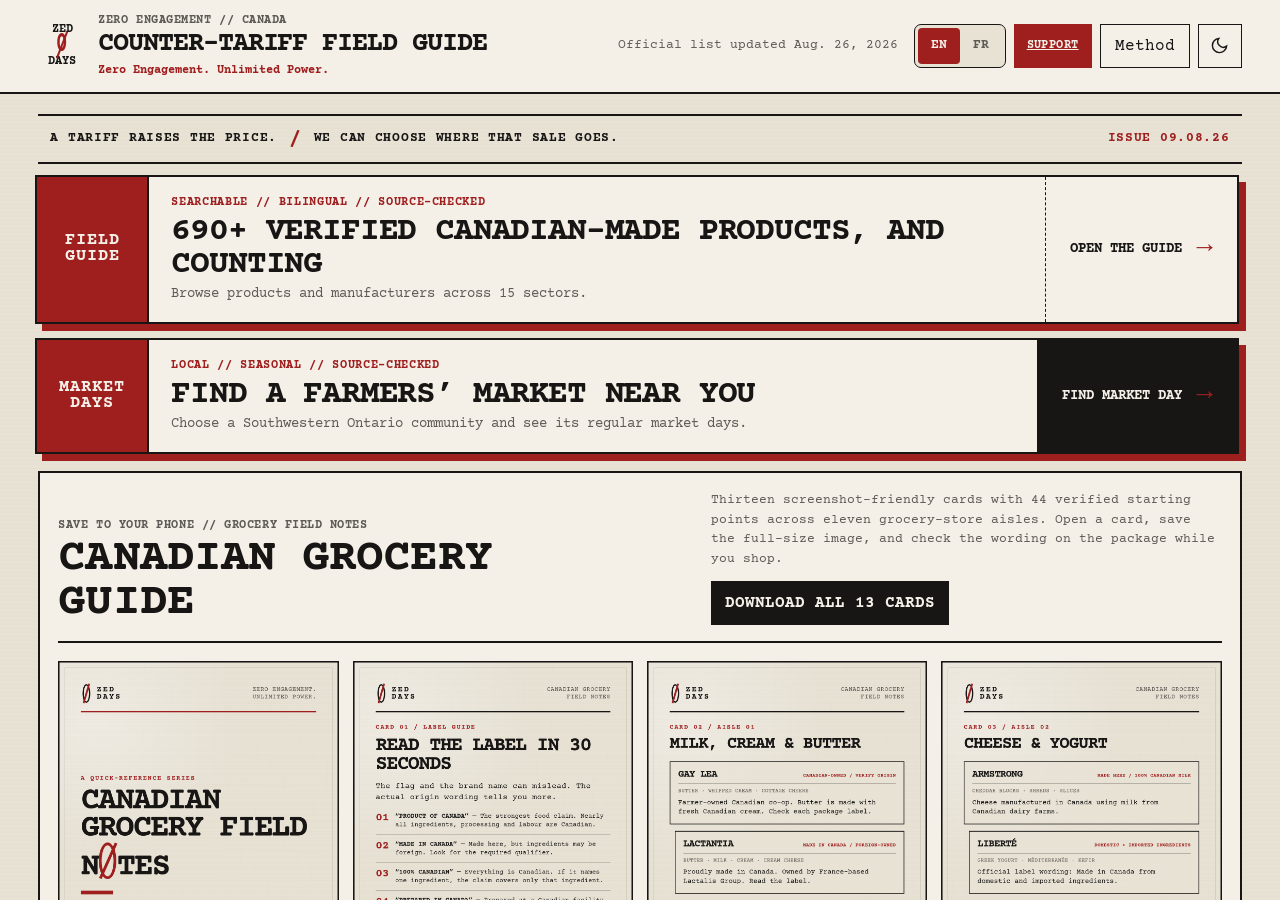
<file: index.html>
<!doctype html>
<html lang="en" data-language="en">
  <head>
    <meta charset="UTF-8" />
    <meta name="viewport" content="width=device-width, initial-scale=1.0" />
    <link rel="icon" type="image/png" href="./assets/zed-days-icon.png" />
    <title>ZED DAYS Counter-Tariff Field Guide | September 8, 2026</title>
    <meta
      name="description"
      content="Search Canadian counter-tariffs, compare affected U.S.-origin goods, and use the Canadian Grocery Guide while shopping."
    />
    <link rel="preconnect" href="https://fonts.googleapis.com" />
    <link rel="preconnect" href="https://fonts.gstatic.com" crossorigin />
    <link
      href="https://fonts.googleapis.com/css2?family=Courier+Prime:ital,wght@0,400;0,700;1,400;1,700&display=swap"
      rel="stylesheet"
    />
    <link rel="stylesheet" href="./styles.css?v=20260831-1" />
    <!-- Cloudflare Web Analytics --><script type="module" src="https://static.cloudflareinsights.com/beacon.min.js" data-cf-beacon='{"token": "17b948b611b942988b8ea3a4a204a584"}'></script><!-- End Cloudflare Web Analytics -->
  </head>
  <body>
    <a class="skip-link" href="#main">Skip to results</a>
    <div class="app-shell">
      <header class="topbar">
        <div class="brand">
          <div class="zed-mark" aria-label="ZED zero DAYS">
            <span>ZED</span>
            <span class="zero">0<i></i></span>
            <span>DAYS</span>
          </div>
          <div>
            <span class="eyebrow">Zero engagement // Canada</span>
            <h1>Counter-tariff field guide</h1>
            <p class="tagline">Zero Engagement. Unlimited Power.</p>
          </div>
        </div>
        <div class="top-actions">
          <span class="as-of">Official list updated Aug. 26, 2026</span>
          <div class="guide-language-toggle" role="group" aria-label="Language / Langue">
            <button id="languageEnglish" type="button" aria-pressed="true">EN</button>
            <button id="languageFrench" type="button" aria-pressed="false">FR</button>
          </div>
          <a
            class="icon-button top-support-button"
            href="https://fnd.us/thezeddays/pay"
            target="_blank"
            rel="noreferrer"
          >Support</a>
          <button id="methodButton" class="icon-button text-button" type="button" data-testid="button-method">
            Method
          </button>
          <button id="themeButton" class="icon-button" type="button" aria-label="Switch colour theme" data-testid="button-theme">
            <svg viewBox="0 0 24 24" aria-hidden="true">
              <path d="M21 12.8A9 9 0 1 1 11.2 3 7 7 0 0 0 21 12.8Z" />
            </svg>
          </button>
        </div>
      </header>

      <main id="main" class="main">
        <section class="manifesto-strip" aria-label="Campaign statement">
          <span>A TARIFF RAISES THE PRICE.</span>
          <span class="slash">/</span>
          <span>WE CAN CHOOSE WHERE THAT SALE GOES.</span>
          <span class="issue">ISSUE 09.08.26</span>
        </section>

        <a class="field-guide-callout" href="./field-guide.html" aria-label="Open the searchable Canadian-made Field Guide">
          <span class="field-guide-callout-index">FIELD<br />GUIDE</span>
          <span class="field-guide-callout-copy">
            <small>SEARCHABLE // BILINGUAL // SOURCE-CHECKED</small>
            <strong>690+ VERIFIED CANADIAN-MADE PRODUCTS, AND COUNTING</strong>
            <span>Browse products and manufacturers across 15 sectors.</span>
          </span>
          <span class="field-guide-callout-action">OPEN THE GUIDE <b>→</b></span>
        </a>

        <a class="field-guide-callout market-finder-callout" href="./markets.html" aria-label="Find farmers’ markets across Southwestern Ontario">
          <span class="field-guide-callout-index">MARKET<br />DAYS</span>
          <span class="field-guide-callout-copy">
            <small>LOCAL // SEASONAL // SOURCE-CHECKED</small>
            <strong>FIND A FARMERS’ MARKET NEAR YOU</strong>
            <span>Choose a Southwestern Ontario community and see its regular market days.</span>
          </span>
          <span class="field-guide-callout-action">FIND MARKET DAY <b>→</b></span>
        </a>

        <section id="grocery-guide" class="grocery-guide-section" aria-labelledby="groceryGuideTitle">
          <div class="grocery-guide-heading">
            <div>
              <span class="eyebrow">Save to your phone // grocery field notes</span>
              <h2 id="groceryGuideTitle">Canadian Grocery Guide</h2>
            </div>
            <div class="grocery-guide-intro">
              <p>
                  Thirteen screenshot-friendly cards with 44 verified starting points across eleven grocery-store
                aisles. Open a card, save the full-size image, and check the wording on the package while you shop.
              </p>
              <a
                class="guide-download-all"
                href="./assets/grocery-guide/zed-days-canadian-grocery-guide.zip?v=20260829-2"
                download
                data-testid="link-download-grocery-guide"
              >Download all 13 cards</a>
              <span class="grocery-swipe-hint" aria-hidden="true">Swipe cards →</span>
            </div>
          </div>
          <div class="grocery-card-rail" aria-label="Canadian Grocery Guide cards">
            <figure class="grocery-card">
              <a href="./assets/grocery-guide/zed-days-grocery-00-cover.png" target="_blank" rel="noreferrer">
                <img src="./assets/grocery-guide/zed-days-grocery-00-cover.png?v=20260829-2" alt="Cover of the ZED DAYS Canadian Grocery Field Notes" loading="lazy" width="1080" height="1920" />
              </a>
              <figcaption><span>00</span><strong>Field guide cover</strong><a href="./assets/grocery-guide/zed-days-grocery-00-cover.png" download>Save PNG</a></figcaption>
            </figure>
            <figure class="grocery-card">
              <a href="./assets/grocery-guide/zed-days-grocery-01-label-guide.png" target="_blank" rel="noreferrer">
                <img src="./assets/grocery-guide/zed-days-grocery-01-label-guide.png?v=20260829-2" alt="How to read Canadian origin labels in 30 seconds" loading="lazy" width="1080" height="1920" />
              </a>
              <figcaption><span>01</span><strong>Read the label</strong><a href="./assets/grocery-guide/zed-days-grocery-01-label-guide.png" download>Save PNG</a></figcaption>
            </figure>
            <figure class="grocery-card">
              <a href="./assets/grocery-guide/zed-days-grocery-02-milk-cream-butter.png" target="_blank" rel="noreferrer">
                <img src="./assets/grocery-guide/zed-days-grocery-02-milk-cream-butter.png?v=20260829-2" alt="Canadian grocery starting points for milk, cream and butter" loading="lazy" width="1080" height="1920" />
              </a>
              <figcaption><span>02</span><strong>Milk, cream &amp; butter</strong><a href="./assets/grocery-guide/zed-days-grocery-02-milk-cream-butter.png" download>Save PNG</a></figcaption>
            </figure>
            <figure class="grocery-card">
              <a href="./assets/grocery-guide/zed-days-grocery-03-cheese-yogurt.png" target="_blank" rel="noreferrer">
                <img src="./assets/grocery-guide/zed-days-grocery-03-cheese-yogurt.png?v=20260829-2" alt="Canadian grocery starting points for cheese and yogurt" loading="lazy" width="1080" height="1920" />
              </a>
              <figcaption><span>03</span><strong>Cheese &amp; yogurt</strong><a href="./assets/grocery-guide/zed-days-grocery-03-cheese-yogurt.png" download>Save PNG</a></figcaption>
            </figure>
            <figure class="grocery-card">
              <a href="./assets/grocery-guide/zed-days-grocery-04-bread-cereal-grains.png" target="_blank" rel="noreferrer">
                <img src="./assets/grocery-guide/zed-days-grocery-04-bread-cereal-grains.png?v=20260829-2" alt="Canadian grocery starting points for bread, cereal and grains" loading="lazy" width="1080" height="1920" />
              </a>
              <figcaption><span>04</span><strong>Bread, cereal &amp; grains</strong><a href="./assets/grocery-guide/zed-days-grocery-04-bread-cereal-grains.png" download>Save PNG</a></figcaption>
            </figure>
            <figure class="grocery-card">
              <a href="./assets/grocery-guide/zed-days-grocery-05-eggs-breakfast.png" target="_blank" rel="noreferrer">
                <img src="./assets/grocery-guide/zed-days-grocery-05-eggs-breakfast.png?v=20260829-2" alt="Canadian grocery starting points for eggs and breakfast foods" loading="lazy" width="1080" height="1920" />
              </a>
              <figcaption><span>05</span><strong>Eggs &amp; breakfast</strong><a href="./assets/grocery-guide/zed-days-grocery-05-eggs-breakfast.png" download>Save PNG</a></figcaption>
            </figure>
            <figure class="grocery-card">
              <a href="./assets/grocery-guide/zed-days-grocery-06-meat-seafood.png" target="_blank" rel="noreferrer">
                <img src="./assets/grocery-guide/zed-days-grocery-06-meat-seafood.png?v=20260829-2" alt="Canadian grocery starting points for meat and seafood" loading="lazy" width="1080" height="1920" />
              </a>
              <figcaption><span>06</span><strong>Meat &amp; seafood</strong><a href="./assets/grocery-guide/zed-days-grocery-06-meat-seafood.png" download>Save PNG</a></figcaption>
            </figure>
            <figure class="grocery-card">
              <a href="./assets/grocery-guide/zed-days-grocery-07-frozen-canned.png" target="_blank" rel="noreferrer">
                <img src="./assets/grocery-guide/zed-days-grocery-07-frozen-canned.png?v=20260829-2" alt="Canadian grocery starting points for frozen and canned food" loading="lazy" width="1080" height="1920" />
              </a>
              <figcaption><span>07</span><strong>Frozen &amp; canned</strong><a href="./assets/grocery-guide/zed-days-grocery-07-frozen-canned.png" download>Save PNG</a></figcaption>
            </figure>
            <figure class="grocery-card">
              <a href="./assets/grocery-guide/zed-days-grocery-08-snacks-sweets.png" target="_blank" rel="noreferrer">
                <img src="./assets/grocery-guide/zed-days-grocery-08-snacks-sweets.png?v=20260829-2" alt="Canadian grocery starting points for snacks and sweets" loading="lazy" width="1080" height="1920" />
              </a>
              <figcaption><span>08</span><strong>Snacks &amp; sweets</strong><a href="./assets/grocery-guide/zed-days-grocery-08-snacks-sweets.png" download>Save PNG</a></figcaption>
            </figure>
            <figure class="grocery-card">
              <a href="./assets/grocery-guide/zed-days-grocery-09-beverages.png" target="_blank" rel="noreferrer">
                <img src="./assets/grocery-guide/zed-days-grocery-09-beverages.png?v=20260829-2" alt="Canadian grocery starting points for beverages" loading="lazy" width="1080" height="1920" />
              </a>
              <figcaption><span>09</span><strong>Beverages</strong><a href="./assets/grocery-guide/zed-days-grocery-09-beverages.png" download>Save PNG</a></figcaption>
            </figure>
            <figure class="grocery-card">
              <a href="./assets/grocery-guide/zed-days-grocery-10-paper-cleaning.png" target="_blank" rel="noreferrer">
                <img src="./assets/grocery-guide/zed-days-grocery-10-paper-cleaning.png?v=20260829-2" alt="Canadian grocery starting points for paper and cleaning products" loading="lazy" width="1080" height="1920" />
              </a>
              <figcaption><span>10</span><strong>Paper &amp; cleaning</strong><a href="./assets/grocery-guide/zed-days-grocery-10-paper-cleaning.png" download>Save PNG</a></figcaption>
            </figure>
              <figure class="grocery-card">
                <a href="./assets/grocery-guide/zed-days-grocery-11-personal-care.png" target="_blank" rel="noreferrer">
                  <img src="./assets/grocery-guide/zed-days-grocery-11-personal-care.png?v=20260829-2" alt="Canadian grocery starting points for personal care products" loading="lazy" width="1080" height="1920" />
                </a>
                <figcaption><span>11</span><strong>Personal care</strong><a href="./assets/grocery-guide/zed-days-grocery-11-personal-care.png" download>Save PNG</a></figcaption>
              </figure>
              <figure class="grocery-card">
                <a href="./assets/grocery-guide/zed-days-grocery-12-fresh-produce.png" target="_blank" rel="noreferrer">
                  <img src="./assets/grocery-guide/zed-days-grocery-12-fresh-produce.png?v=20260829-2" alt="Canadian grocery quick picks for fresh produce" loading="lazy" width="1080" height="1920" />
                </a>
                <figcaption><span>12</span><strong>Fresh produce</strong><a href="./assets/grocery-guide/zed-days-grocery-12-fresh-produce.png" download>Save PNG</a></figcaption>
              </figure>
          </div>
          <div class="grocery-guide-disclosure">
            <strong>Use these as starting points, not guarantees.</strong>
            Origin claims were checked through Aug. 29, 2026 using official company and Government of Canada pages.
            Products and sourcing change. Canadian-owned does not necessarily mean Canadian-made, and a Canadian
            address or maple leaf alone does not prove origin. Always confirm the wording on the specific package.
          </div>
        </section>

        <section class="impact-explainer" aria-labelledby="impactTitle">
          <div class="impact-intro">
            <span class="eyebrow">How personal avoidance adds pressure</span>
            <h2 id="impactTitle">A single choice may feel small. Together, our choices can shift demand.</h2>
            <p>
              ZED DAYS helps Canadians understand the tariffs and choose where their spending goes.
              When many people make similar choices, reduced demand can add economic pressure for a
              change in trade policy. That pressure may influence businesses and governments, but no
              individual purchase guarantees a policy result.
            </p>
          </div>

          <ol class="pressure-chain">
            <li>
              <span class="chain-number">01</span>
              <strong>Start with one everyday choice.</strong>
              <p>Choose something Canadian, look for another country of origin, buy used, repair, or simply wait.</p>
            </li>
            <li>
              <span class="chain-number">02</span>
              <strong>That choice changes what gets sold.</strong>
              <p>When the same products keep getting passed over, retailers and importers may begin ordering less of them.</p>
            </li>
            <li>
              <span class="chain-number">03</span>
              <strong>Small choices begin to add up.</strong>
              <p>Across many households, fewer purchases can become a noticeable shift in orders, inventory and sales.</p>
            </li>
            <li>
              <span class="chain-number">04</span>
              <strong>The pressure becomes visible.</strong>
              <p>If orders and sales fall, affected suppliers may choose to raise the issue with governments. A policy response is possible, not guaranteed.</p>
            </li>
          </ol>

          <div class="worked-example">
            <div class="example-label">
              <span>Illustrative example</span>
              <strong>One C$6 U.S.-origin milk product each week</strong>
            </div>
            <div class="example-math milk-example" aria-label="Illustrative annual demand shift when households replace one six-dollar U.S.-origin milk product each week">
              <div>
                <span>1 household</span>
                <strong>C$312</strong>
                <small>redirected per year</small>
              </div>
              <span class="math-arrow">→</span>
              <div>
                <span>10,000 households</span>
                <strong>C$3.12M</strong>
                <small>redirected per year</small>
              </div>
              <span class="math-arrow">→</span>
              <div>
                <span>100,000 households</span>
                <strong>C$31.2M</strong>
                <small>redirected per year</small>
              </div>
              <span class="math-arrow">→</span>
              <div class="critical-mass">
                <span>1 million households</span>
                <strong>C$312M</strong>
                <small>potential annual demand shift</small>
              </div>
            </div>
            <p class="example-note">
              Simple multiplication for illustration, not a forecast. It assumes each household redirects
              one C$6 U.S.-origin milk product purchase each week for 52 weeks. Totals show potential retail
              spending shifted, not tariff revenue or measured imports. Check the product’s country of origin,
              not only its brand.
            </p>
          </div>
        </section>

        <section class="status-strip" aria-label="Measure summary">
          <article class="kpi">
            <span class="kpi-label">Official tariff lines</span>
            <strong id="totalLines" data-testid="value-total-lines">648</strong>
            <span class="kpi-note">Current consolidated schedule</span>
          </article>
          <article class="kpi alert-kpi">
            <span class="kpi-label">At 50%</span>
            <strong id="fiftyLines" data-testid="value-fifty-lines">413</strong>
            <span class="kpi-note">Highest retaliatory rate</span>
          </article>
          <article class="kpi">
            <span class="kpi-label">Covered imports</span>
            <strong>C$27.6B</strong>
            <span class="kpi-note">Official aggregate, not line-level</span>
          </article>
          <article class="kpi">
            <span class="kpi-label">Effective</span>
            <strong>Sep. 8</strong>
            <span class="kpi-note">12:01 a.m. EDT, 2026</span>
          </article>
        </section>

        <section class="notice" aria-label="Coverage note">
          <strong>FIELD NOTE 01:</strong>
          The current official schedule contains <span id="noticeCount">648</span> tariff items, not 700+.
          This explorer follows the published table exactly and will not pad the list with expired measures.
        </section>

        <a class="field-guide-callout tariff-search-callout" href="./tariff-search.html" aria-label="Open the Official Tariff HS Search">
          <span class="field-guide-callout-index">HS<br />SEARCH</span>
          <span class="field-guide-callout-copy">
            <small>739 TARIFF LINES // FILTER BY RATE &amp; SECTOR // EXPORT CSV</small>
            <strong>OFFICIAL TARIFF HS SEARCH</strong>
            <span>Look up any HS code or product, compare sectors, and see the September 8 counter-tariff rate.</span>
          </span>
          <span class="field-guide-callout-action">OPEN THE SEARCH <b>→</b></span>
        </a>

        <section class="support-section" aria-labelledby="supportTitle">
          <div>
            <span class="eyebrow">Keep the resource independent</span>
            <h2 id="supportTitle">Support ZED DAYS</h2>
          </div>
          <div class="support-copy">
            <p>
              ZED DAYS is an independently run Canadian public resource, researched, designed and maintained
              without paid listings or corporate influence.
            </p>
            <p>
              Optional contributions help cover hosting, source verification, translation, regular updates,
              and the development of free printable and physical field resources. When funding permits,
              printed materials will be distributed to communities at no charge.
            </p>
            <p>
              Contributions never influence which products or companies appear in the guide. Digital
              resources will remain free for everyone.
            </p>
            <div class="support-action">
              <a
                class="fr-widget support-contribution-button"
                data-type="pay"
                href="https://fnd.us/thezeddays/pay"
                target="_blank"
                rel="noreferrer"
              >Contribute via FundRazr</a>
              <span>Secure contribution processing by FundRazr.</span>
            </div>
            <small>
              ZED DAYS is not currently a registered charity. Contributions are not eligible for charitable
              tax receipts.
            </small>
          </div>
        </section>

        <footer>
          <span>Source: Department of Finance Canada</span>
          <a href="mailto:thezeddays@gmail.com">Contact ZED DAYS</a>
          <a href="./privacy.html">Privacy statement</a>
          <a href="https://www.canada.ca/en/department-finance/programs/international-trade-finance-policy/canadas-response-us-tariffs/complete-list-us-products-subject-to-counter-tariffs.html" target="_blank" rel="noreferrer">Open official schedule</a>
        </footer>
      </main>
    </div>

    <dialog id="methodDialog" class="method-dialog">
      <form method="dialog">
        <button class="dialog-close" aria-label="Close method" value="cancel">×</button>
      </form>
      <span class="eyebrow">Method & limits</span>
      <h2>What this dashboard measures</h2>
      <ul>
        <li>Rows are parsed from the Government of Canada consolidated schedule updated August 26, 2026.</li>
        <li>Sector labels are analytical groupings based primarily on HS chapter, with product-term rules for appliances and farm equipment.</li>
        <li>The government reports C$27.6B in covered U.S. imports for the measure as a whole. It does not publish a value beside each tariff item in this schedule.</li>
        <li>“Trade impact” therefore remains “aggregate only” at item level. Sector bars compare tariff-line breadth, not dollars.</li>
        <li>The 739-line total is authoritative for the current September 8 table. Historical or expired countermeasures are excluded.</li>
        <li>The Top 10 is an editorial action list. It prioritizes consumer-facing products using rate, visibility, substitutability and covered-line breadth. It is not presented as a dollar ranking.</li>
      </ul>
      <a class="source-link" href="https://www.canada.ca/en/department-finance/news/2026/08/canada-announces-targeted-countermeasures-and-substantive-support-for-workers-and-businesses-in-response-to-us-tariffs.html" target="_blank" rel="noreferrer">Read the official announcement</a>
    </dialog>

    <script type="module" src="./app.js?v=20260830-2"></script>
    <script async src="https://static.fundrazr.com/widgets/loader.js"></script>
  </body>
</html>
</file>
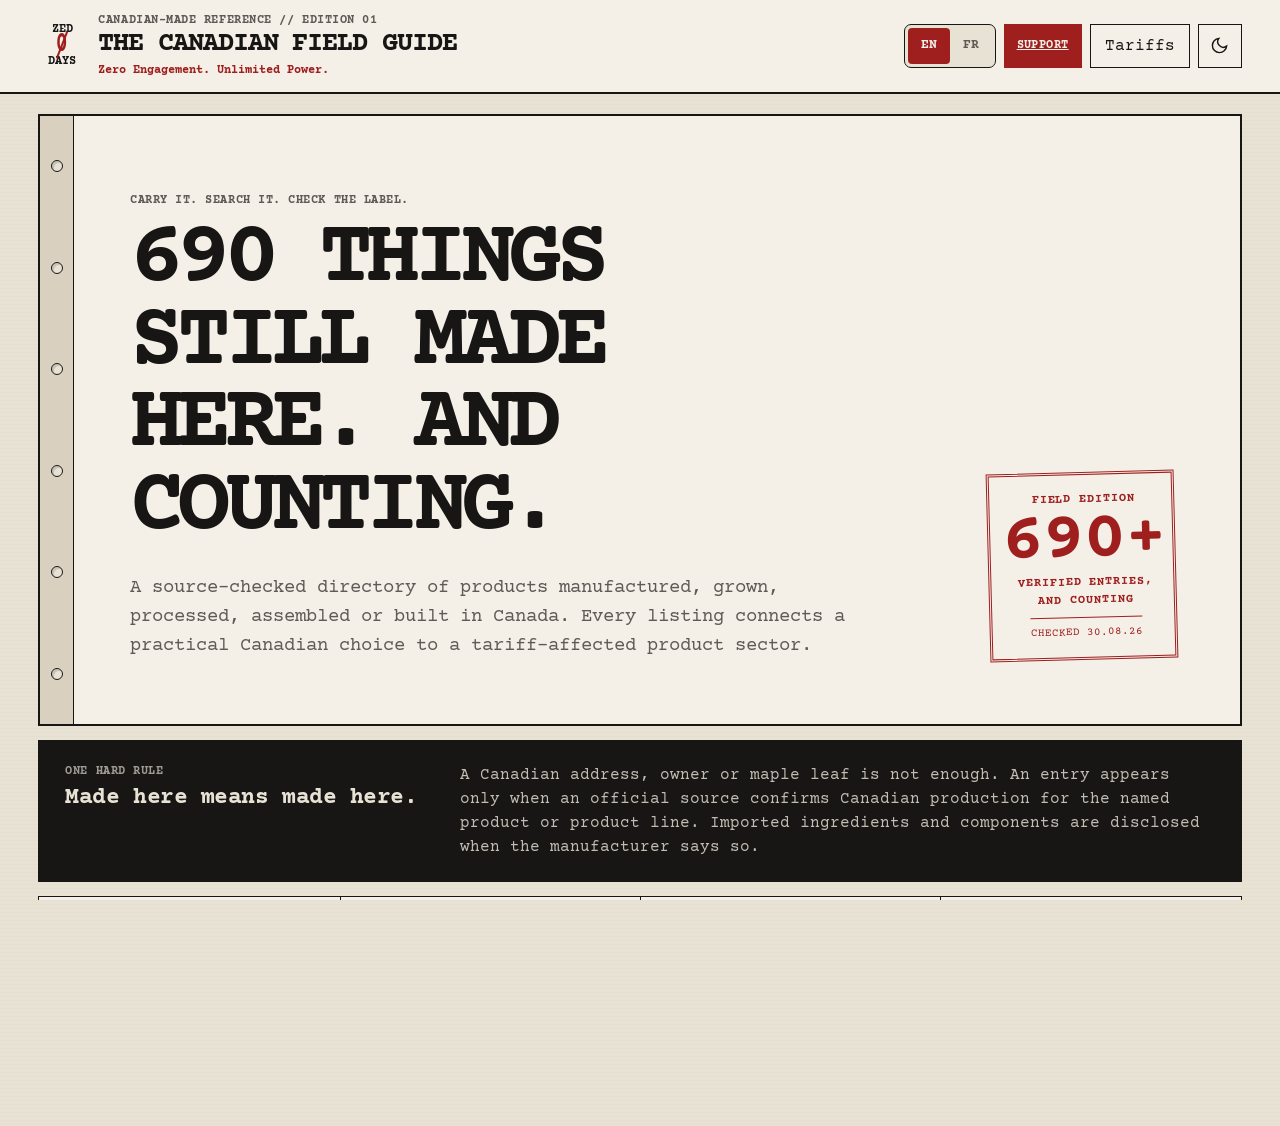
<file: field-guide.html>
<!doctype html>
<html lang="en" data-language="en">
  <head>
    <meta charset="UTF-8" />
    <meta name="viewport" content="width=device-width, initial-scale=1.0" />
    <link rel="icon" type="image/png" href="./assets/zed-days-icon.png" />
    <title>Canadian-Made Field Guide | ZED DAYS</title>
    <meta
      name="description"
      content="Search 690+ source-verified products made in Canada across tariff-affected sectors, and counting."
    />
    <link rel="preconnect" href="https://fonts.googleapis.com" />
    <link rel="preconnect" href="https://fonts.gstatic.com" crossorigin />
    <link
      href="https://fonts.googleapis.com/css2?family=Courier+Prime:ital,wght@0,400;0,700;1,400;1,700&display=swap"
      rel="stylesheet"
    />
    <link rel="stylesheet" href="./styles.css?v=20260831-1" />
    <!-- Cloudflare Web Analytics --><script type="module" src="https://static.cloudflareinsights.com/beacon.min.js" data-cf-beacon='{"token": "17b948b611b942988b8ea3a4a204a584"}'></script><!-- End Cloudflare Web Analytics -->
  </head>
  <body class="field-guide-page">
    <a class="skip-link" href="#guideResults" data-i18n="skip">Skip to field-guide entries</a>
    <div class="app-shell">
      <header class="topbar field-guide-topbar">
        <a class="brand brand-link" href="./index.html" aria-label="ZED DAYS tariff guide home">
          <div class="zed-mark" aria-hidden="true">
            <span>ZED</span>
            <span class="zero">0<i></i></span>
            <span>DAYS</span>
          </div>
          <div>
            <span class="eyebrow" data-i18n="mastheadKicker">Canadian-made reference // edition 01</span>
            <h1 data-i18n="mastheadTitle">The Canadian field guide</h1>
            <p class="tagline">Zero Engagement. Unlimited Power.</p>
          </div>
        </a>
        <div class="top-actions">
          <div class="guide-language-toggle" role="group" aria-label="Language / Langue">
            <button id="guideLanguageEnglish" type="button" aria-pressed="true">EN</button>
            <button id="guideLanguageFrench" type="button" aria-pressed="false">FR</button>
          </div>
          <a
            class="icon-button top-support-button"
            href="https://fnd.us/thezeddays/pay"
            target="_blank"
            rel="noreferrer"
            data-i18n="supportNav"
          >Support</a>
          <a class="icon-button text-button guide-home-link" href="./index.html" data-i18n="tariffsLink">Tariffs</a>
          <button
            id="guideThemeButton"
            class="icon-button"
            type="button"
            aria-label="Switch colour theme"
            data-testid="button-guide-theme"
          >
            <svg viewBox="0 0 24 24" aria-hidden="true">
              <path d="M21 12.8A9 9 0 1 1 11.2 3 7 7 0 0 0 21 12.8Z" />
            </svg>
          </button>
        </div>
      </header>

      <main class="main field-guide-main">
        <section class="field-guide-hero" aria-labelledby="fieldGuideTitle">
          <div class="guide-spine" aria-hidden="true">
            <span></span><span></span><span></span><span></span><span></span><span></span>
          </div>
          <div class="field-guide-hero-copy">
            <span class="eyebrow" data-i18n="heroKicker">Carry it. Search it. Check the label.</span>
            <h2 id="fieldGuideTitle" data-i18n="heroTitle">690 things still made here. And counting.</h2>
            <p data-i18n="heroBody">
              A source-checked directory of products manufactured, grown, processed, assembled or built in
              Canada. Every listing connects a practical Canadian choice to a tariff-affected product sector.
            </p>
          </div>
          <div class="guide-edition-stamp" aria-label="Edition information">
            <span data-i18n="editionLabel">FIELD EDITION</span>
            <strong>690+</strong>
            <span data-i18n="verifiedEntries">VERIFIED ENTRIES, AND COUNTING</span>
            <small data-i18n="checkedDate">CHECKED 30.08.26</small>
          </div>
        </section>

        <section class="guide-rule" aria-labelledby="guideRuleTitle">
          <div>
            <span class="eyebrow" data-i18n="ruleKicker">One hard rule</span>
            <h2 id="guideRuleTitle" data-i18n="ruleTitle">Made here means made here.</h2>
          </div>
          <p data-i18n="ruleBody">
            A Canadian address, owner or maple leaf is not enough. An entry appears only when an official
            source confirms Canadian production for the named product or product line. Imported ingredients
            and components are disclosed when the manufacturer says so.
          </p>
        </section>

        <section class="guide-stats" aria-label="Field-guide summary">
          <article>
            <span data-i18n="entries">Entries</span>
            <strong id="guideTotal">690</strong>
          </article>
          <article>
            <span data-i18n="sectors">Sectors</span>
            <strong id="guideSectorTotal">14</strong>
          </article>
          <article>
            <span data-i18n="brands">Brands</span>
            <strong id="guideBrandTotal">—</strong>
          </article>
          <article>
            <span data-i18n="standard">Standard</span>
            <strong data-i18n="madeHere">MADE HERE</strong>
          </article>
        </section>

        <section class="guide-workspace">
          <div class="guide-controls">
            <div class="guide-control-heading">
              <div>
                <span class="eyebrow" data-i18n="searchKicker">Search the shelves</span>
                <h2 data-i18n="searchTitle">Find a Canadian-made alternative</h2>
              </div>
              <button id="guideResetButton" class="quiet-button" type="button" data-testid="button-guide-reset">
                <span data-i18n="reset">Reset</span>
              </button>
            </div>

            <label class="search-field guide-search">
              <span class="sr-only" data-i18n="searchLabel">Search by product, brand, use, location or HS heading</span>
              <svg viewBox="0 0 24 24" aria-hidden="true">
                <circle cx="11" cy="11" r="7" /><path d="m20 20-4-4" />
              </svg>
              <input
                id="guideSearchInput"
                type="search"
                placeholder="Product, brand, use, location or HS heading"
                data-i18n-placeholder="searchPlaceholder"
                autocomplete="off"
                data-testid="input-guide-search"
              />
              <kbd>/</kbd>
            </label>

            <div class="guide-filter-row">
              <label class="select-field">
                <span data-i18n="sector">Sector</span>
                <select id="guideSectorSelect" data-testid="select-guide-sector">
                  <option value="all">All sectors</option>
                </select>
              </label>
              <label class="select-field">
                <span data-i18n="confidence">Confidence</span>
                <select id="guideConfidenceSelect" data-testid="select-guide-confidence">
                  <option value="all">High + medium</option>
                  <option value="High">High only</option>
                  <option value="Medium">Medium only</option>
                </select>
              </label>
              <label class="select-field">
                <span data-i18n="sort">Sort</span>
                <select id="guideSortSelect" data-testid="select-guide-sort">
                  <option value="sector">Sector</option>
                  <option value="brand">Brand A–Z</option>
                  <option value="location">Location A–Z</option>
                </select>
              </label>
              <div class="guide-actions">
                <a class="quiet-button form-jump-link" href="#submitProduct" data-i18n="productSubmitLink">Submit a product</a>
                <a
                  class="export-button"
                  href="./data/canadian-field-guide-bilingual.csv"
                  download
                  data-testid="link-download-field-guide"
                ><span data-i18n="downloadCsv">Download CSV</span></a>
                <button id="guidePrintButton" class="export-button" type="button" data-testid="button-print-guide">
                  <span data-i18n="printGuide">Print field guide</span>
                </button>
              </div>
            </div>
          </div>

          <nav id="guideSectorIndex" class="guide-sector-index" aria-label="Browse field-guide sectors"></nav>

          <div class="guide-results-head">
            <p id="guideResultCount" aria-live="polite" data-testid="text-guide-result-count">
              Loading verified entries…
            </p>
            <span data-i18n="evidenceNote">Official-source evidence opens in a new tab.</span>
          </div>

          <section id="guideResults" class="guide-results" aria-label="Canadian-made product entries"></section>

          <div id="guideEmptyState" class="empty-state guide-empty" hidden>
            <h3 data-i18n="emptyTitle">No field-guide entries match</h3>
            <p data-i18n="emptyBody">Try a broader product word or return to all sectors.</p>
            <button id="guideEmptyResetButton" class="export-button" type="button"><span data-i18n="resetSearch">Reset search</span></button>
          </div>

          <div class="guide-load-row">
            <button id="guideLoadMoreButton" class="guide-load-more" type="button" data-testid="button-guide-load-more">
              <span data-i18n="loadMore">Load 30 more</span>
            </button>
          </div>
        </section>

        <aside class="guide-disclosure">
          <strong data-i18n="fieldNoteLabel">Field note:</strong>
          <span data-i18n="fieldNoteBody">Manufacturing and sourcing can change. “Made in Canada” may include imported ingredients or
          components. Check the origin wording on the specific item before buying. These independent,
          unpaid listings are informational and are not endorsements or certifications.</span>
        </aside>

        <section id="submitProduct" class="market-submit-section catalogue-submit-section" aria-labelledby="submitProductTitle">
          <div class="market-submit-policy">
            <span class="eyebrow" data-i18n="productSubmitKicker">Help expand the catalogue</span>
            <h2 id="submitProductTitle" data-i18n="productSubmitTitle">Submit a brand or product.</h2>
            <p class="market-submit-lede" data-i18n="productSubmitIntro">
              Suggest a Canadian-made product for independent research. Every accepted entry is fully vetted
              before it appears in the catalogue — now at 690 entries and counting.
            </p>

            <div class="market-inclusion-box">
              <h3 data-i18n="productVettingTitle">The publication standard</h3>
              <ol>
                <li data-i18n="productVettingOne">Requests are free. Contributions, advertising and business relationships never buy inclusion or placement.</li>
                <li data-i18n="productVettingTwo">Submit a specific product or product line. A Canadian head office, owner or maple leaf alone is not proof that it is made here.</li>
                <li data-i18n="productVettingThree">An official public source must explicitly confirm that the named product is manufactured, grown, processed, assembled or built in Canada.</li>
                <li data-i18n="productVettingFour">ZED DAYS independently checks the source, manufacturing location, product scope and relevant origin caveats before publication.</li>
                <li data-i18n="productVettingFive">Submitted descriptions are research leads, not ready-made listings. ZED DAYS writes and sources the final entry independently.</li>
                <li data-i18n="productVettingSix">Submission does not guarantee inclusion. Entries may be corrected or removed when evidence or production changes.</li>
              </ol>
            </div>

            <p class="market-submit-privacy">
              <strong data-i18n="productPrivacyLabel">Privacy:</strong>
              <span data-i18n="productPrivacyBody">This form does not store or transmit information through the website. It prepares an email in your own mail application.</span>
            </p>
          </div>

          <form id="productSubmissionForm" class="market-submission-form catalogue-submission-form" novalidate>
            <div class="market-form-heading">
              <span data-i18n="productFormStep">CATALOGUE INTAKE // 01</span>
              <strong data-i18n="productRequiredNote">Required fields are marked *</strong>
            </div>

            <div class="market-form-grid">
              <label class="market-form-field">
                <span data-i18n="productBrandName">Brand or company *</span>
                <input id="productBrandName" name="brandName" type="text" autocomplete="organization" required />
              </label>

              <label class="market-form-field">
                <span data-i18n="productName">Specific product or line *</span>
                <input id="productName" name="productName" type="text" required />
              </label>

              <label class="market-form-field">
                <span data-i18n="productCategory">Product category *</span>
                <input id="productCategory" name="category" type="text" placeholder="e.g. cookware, cereal or work boots" data-i18n-placeholder="productCategoryPlaceholder" required />
              </label>

              <label class="market-form-field">
                <span data-i18n="productMadeWhere">Where is it made in Canada? *</span>
                <input id="productMadeWhere" name="madeWhere" type="text" placeholder="City and province, if known" data-i18n-placeholder="productMadeWherePlaceholder" required />
              </label>

              <label class="market-form-field market-form-wide">
                <span data-i18n="productOriginClaim">Exact Canadian-production claim *</span>
                <textarea id="productOriginClaim" name="originClaim" rows="3" placeholder="Quote the wording used by the manufacturer" data-i18n-placeholder="productOriginClaimPlaceholder" required></textarea>
              </label>

              <label class="market-form-field market-form-wide">
                <span data-i18n="productEvidenceUrl">Official evidence webpage *</span>
                <input id="productEvidenceUrl" name="evidenceUrl" type="url" inputmode="url" placeholder="https://" data-i18n-placeholder="productUrlPlaceholder" required />
                <small data-i18n="productEvidenceHelp">Link directly to the manufacturer or another authoritative page that confirms Canadian production for this product.</small>
              </label>

              <label class="market-form-field market-form-wide">
                <span data-i18n="productPageUrl">Product webpage</span>
                <input id="productPageUrl" name="productUrl" type="url" inputmode="url" placeholder="https://" data-i18n-placeholder="productUrlPlaceholder" />
              </label>

              <label class="market-form-field">
                <span data-i18n="productContactName">Your name *</span>
                <input id="productContactName" name="contactName" type="text" autocomplete="name" required />
              </label>

              <label class="market-form-field">
                <span data-i18n="productContactEmail">Your email *</span>
                <input id="productContactEmail" name="contactEmail" type="email" autocomplete="email" required />
              </label>

              <label class="market-form-field market-form-wide">
                <span data-i18n="productRelationship">Your relationship to the product *</span>
                <select id="productRelationship" name="relationship" required>
                  <option value="" data-i18n="productRelationshipChoose">Choose one</option>
                  <option value="customer" data-i18n="productRelationshipCustomer">Customer or community member</option>
                  <option value="brand" data-i18n="productRelationshipBrand">Brand owner or employee</option>
                  <option value="retailer" data-i18n="productRelationshipRetailer">Retailer or distributor</option>
                  <option value="other" data-i18n="productRelationshipOther">Other</option>
                </select>
              </label>

              <label class="market-form-field market-form-wide">
                <span data-i18n="productCaveats">Known imported ingredients, components or origin caveats</span>
                <textarea id="productCaveats" name="caveats" rows="3" placeholder="Disclose anything that could affect the Canadian-made claim" data-i18n-placeholder="productCaveatsPlaceholder"></textarea>
              </label>

              <label class="market-form-field market-form-wide">
                <span data-i18n="productNotes">Additional evidence or notes</span>
                <textarea id="productNotes" name="notes" rows="3"></textarea>
              </label>
            </div>

            <label class="market-form-consent">
              <input id="productConsent" name="consent" type="checkbox" required />
              <span data-i18n="productConsentText">I confirm this is a research suggestion, that the information is accurate to the best of my knowledge, and that publication depends on independent ZED DAYS verification. *</span>
            </label>

            <div class="market-form-actions">
              <button class="export-button market-submit-button" type="submit" data-testid="button-submit-product">
                <span data-i18n="productEmailButton">Prepare research submission</span>
              </button>
              <button id="productCopySubmission" class="quiet-button" type="button" data-testid="button-copy-product-submission">
                <span data-i18n="productCopyButton">Copy details</span>
              </button>
            </div>
            <p id="productSubmissionStatus" class="market-submission-status" role="status" aria-live="polite"></p>
          </form>
        </section>

        <section class="support-section" aria-labelledby="fieldSupportTitle">
          <div>
            <span class="eyebrow" data-i18n="supportKicker">Keep the resource independent</span>
            <h2 id="fieldSupportTitle" data-i18n="supportTitle">Support ZED DAYS</h2>
          </div>
          <div class="support-copy">
            <p data-i18n="supportBodyOne">
              ZED DAYS is an independently run Canadian public resource, researched, designed and maintained
              without paid listings or corporate influence.
            </p>
            <p data-i18n="supportBodyTwo">
              Optional contributions help cover hosting, source verification, translation, regular updates,
              and the development of free printable and physical field resources. When funding permits,
              printed materials will be distributed to communities at no charge.
            </p>
            <p data-i18n="supportBodyThree">
              Contributions never influence which products or companies appear in the guide. Digital
              resources will remain free for everyone.
            </p>
            <div class="support-action">
              <a
                class="fr-widget support-contribution-button"
                data-type="pay"
                href="https://fnd.us/thezeddays/pay"
                target="_blank"
                rel="noreferrer"
                data-i18n="supportAction"
              >Contribute via FundRazr</a>
              <span data-i18n="supportProcessor">Secure contribution processing by FundRazr.</span>
            </div>
            <small data-i18n="supportLegal">
              ZED DAYS is not currently a registered charity. Contributions are not eligible for charitable
              tax receipts.
            </small>
          </div>
        </section>

        <footer>
          <span data-i18n="footerEdition">ZED DAYS // Canadian-made field guide // Edition 01</span>
          <a href="mailto:thezeddays@gmail.com" data-i18n="footerContact">Contact ZED DAYS</a>
          <a href="./privacy.html" data-i18n="footerPrivacy">Privacy statement</a>
          <a href="./index.html" data-i18n="footerReturn">Return to the counter-tariff schedule</a>
        </footer>
      </main>
    </div>

    <script src="./field-guide.js?v=20260830-2" defer></script>
    <script async src="https://static.fundrazr.com/widgets/loader.js"></script>
  </body>
</html>
</file>
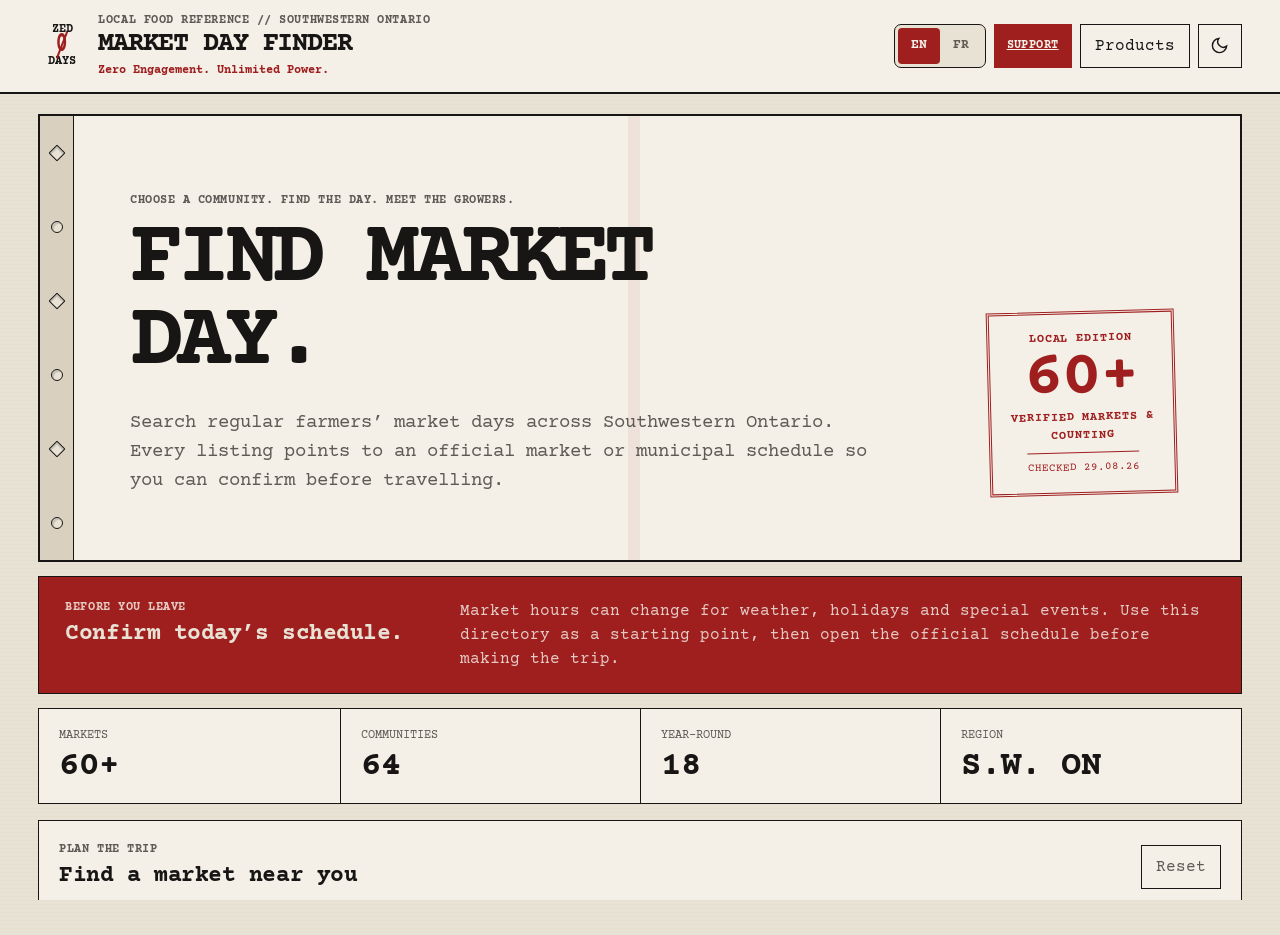
<file: markets.html>
<!doctype html>
<html lang="en" data-language="en">
  <head>
    <meta charset="UTF-8" />
    <meta name="viewport" content="width=device-width, initial-scale=1.0" />
    <link rel="icon" type="image/png" href="./assets/zed-days-icon.png" />
    <title>Southwestern Ontario Farmers’ Markets | ZED DAYS</title>
    <meta
      name="description"
      content="Find verified farmers’ market days, hours and official schedules across Southwestern Ontario."
    />
    <link rel="preconnect" href="https://fonts.googleapis.com" />
    <link rel="preconnect" href="https://fonts.gstatic.com" crossorigin />
    <link
      href="https://fonts.googleapis.com/css2?family=Courier+Prime:ital,wght@0,400;0,700;1,400;1,700&display=swap"
      rel="stylesheet"
    />
    <link rel="stylesheet" href="./styles.css?v=20260831-1" />
    <!-- Cloudflare Web Analytics --><script type="module" src="https://static.cloudflareinsights.com/beacon.min.js" data-cf-beacon='{"token": "17b948b611b942988b8ea3a4a204a584"}'></script><!-- End Cloudflare Web Analytics -->
  </head>
  <body class="field-guide-page market-page">
    <a class="skip-link" href="#marketResults" data-i18n="skip">Skip to market listings</a>
    <div class="app-shell">
      <header class="topbar field-guide-topbar">
        <a class="brand brand-link" href="./index.html" aria-label="ZED DAYS tariff guide home">
          <div class="zed-mark" aria-hidden="true">
            <span>ZED</span>
            <span class="zero">0<i></i></span>
            <span>DAYS</span>
          </div>
          <div>
            <span class="eyebrow" data-i18n="mastheadKicker">Local food reference // Southwestern Ontario</span>
            <h1 data-i18n="mastheadTitle">Market day finder</h1>
            <p class="tagline">Zero Engagement. Unlimited Power.</p>
          </div>
        </a>
        <div class="top-actions">
          <div class="guide-language-toggle" role="group" aria-label="Language / Langue">
            <button id="marketLanguageEnglish" type="button" aria-pressed="true">EN</button>
            <button id="marketLanguageFrench" type="button" aria-pressed="false">FR</button>
          </div>
          <a
            class="icon-button top-support-button"
            href="https://fnd.us/thezeddays/pay"
            target="_blank"
            rel="noreferrer"
            data-i18n="supportNav"
          >Support</a>
          <a class="icon-button text-button guide-home-link" href="./field-guide.html" data-i18n="guideLink">Products</a>
          <button
            id="marketThemeButton"
            class="icon-button"
            type="button"
            aria-label="Switch colour theme"
            data-testid="button-market-theme"
          >
            <svg viewBox="0 0 24 24" aria-hidden="true">
              <path d="M21 12.8A9 9 0 1 1 11.2 3 7 7 0 0 0 21 12.8Z" />
            </svg>
          </button>
        </div>
      </header>

      <main class="main field-guide-main">
        <section class="field-guide-hero market-hero" aria-labelledby="marketTitle">
          <div class="guide-spine market-spine" aria-hidden="true">
            <span></span><span></span><span></span><span></span><span></span><span></span>
          </div>
          <div class="field-guide-hero-copy">
            <span class="eyebrow" data-i18n="heroKicker">Choose a community. Find the day. Meet the growers.</span>
            <h2 id="marketTitle" data-i18n="heroTitle">Find market day.</h2>
            <p data-i18n="heroBody">
              Search regular farmers’ market days across Southwestern Ontario. Every listing points to an
              official market or municipal schedule so you can confirm before travelling.
            </p>
          </div>
          <div class="guide-edition-stamp market-edition-stamp" aria-label="Market directory information">
            <span data-i18n="editionLabel">LOCAL EDITION</span>
            <strong id="marketTotal">60+</strong>
            <span data-i18n="verifiedMarkets">VERIFIED MARKETS &amp; COUNTING</span>
            <small data-i18n="checkedDate">CHECKED 29.08.26</small>
          </div>
        </section>

        <section class="guide-rule market-rule" aria-labelledby="marketRuleTitle">
          <div>
            <span class="eyebrow" data-i18n="ruleKicker">Before you leave</span>
            <h2 id="marketRuleTitle" data-i18n="ruleTitle">Confirm today’s schedule.</h2>
          </div>
          <p data-i18n="ruleBody">
            Market hours can change for weather, holidays and special events. Use this directory as a
            starting point, then open the official schedule before making the trip.
          </p>
        </section>

        <section class="guide-stats market-stats" aria-label="Market directory summary">
          <article>
            <span data-i18n="markets">Markets</span>
            <strong id="marketStatTotal">60+</strong>
          </article>
          <article>
            <span data-i18n="communities">Communities</span>
            <strong id="marketCommunityTotal">—</strong>
          </article>
          <article>
            <span data-i18n="yearRound">Year-round</span>
            <strong id="marketYearRoundTotal">—</strong>
          </article>
          <article>
            <span data-i18n="region">Region</span>
            <strong data-i18n="southwest">S.W. ON</strong>
          </article>
        </section>

        <section class="guide-workspace market-workspace">
          <div class="guide-controls">
            <div class="guide-control-heading">
              <div>
                <span class="eyebrow" data-i18n="searchKicker">Plan the trip</span>
                <h2 data-i18n="searchTitle">Find a market near you</h2>
              </div>
              <button id="marketResetButton" class="quiet-button" type="button" data-testid="button-market-reset">
                <span data-i18n="reset">Reset</span>
              </button>
            </div>

            <label class="search-field guide-search">
              <span class="sr-only" data-i18n="searchLabel">Search by market, city, address or product</span>
              <svg viewBox="0 0 24 24" aria-hidden="true">
                <circle cx="11" cy="11" r="7" /><path d="m20 20-4-4" />
              </svg>
              <input
                id="marketSearchInput"
                type="search"
                placeholder="Market, city, address or product"
                data-i18n-placeholder="searchPlaceholder"
                autocomplete="off"
                data-testid="input-market-search"
              />
              <kbd>/</kbd>
            </label>

            <div class="guide-filter-row market-filter-row">
              <label class="select-field">
                <span data-i18n="community">Community</span>
                <select id="marketCitySelect" data-testid="select-market-city">
                  <option value="all">All communities</option>
                </select>
              </label>
              <label class="select-field">
                <span data-i18n="day">Market day</span>
                <select id="marketDaySelect" data-testid="select-market-day">
                  <option value="all">Any day</option>
                </select>
              </label>
              <label class="select-field">
                <span data-i18n="season">Season</span>
                <select id="marketSeasonSelect" data-testid="select-market-season">
                  <option value="all">All markets</option>
                  <option value="year-round">Year-round</option>
                  <option value="seasonal">Seasonal</option>
                </select>
              </label>
              <button id="marketWeekendButton" class="flag-button market-weekend-button" type="button" aria-pressed="false" data-testid="button-market-weekend">
                <span class="flag-dot"></span>
                <span data-i18n="weekend">This weekend</span>
              </button>
              <div class="guide-actions">
                <a class="quiet-button form-jump-link" href="#submitMarket" data-i18n="submitLink">Submit a market</a>
                <a
                  class="export-button"
                  href="./data/sw-ontario-farmers-markets.csv"
                  download
                  data-testid="link-download-markets"
                ><span data-i18n="downloadCsv">Download CSV</span></a>
              </div>
            </div>
          </div>

          <nav id="marketDayIndex" class="guide-sector-index market-day-index" aria-label="Browse markets by day"></nav>

          <div class="guide-results-head">
            <p id="marketResultCount" aria-live="polite" data-testid="text-market-result-count">Loading verified markets…</p>
            <span data-i18n="evidenceNote">Official schedules open in a new tab.</span>
          </div>

          <section id="marketResults" class="market-results" aria-label="Southwestern Ontario farmers’ markets"></section>

          <div id="marketEmptyState" class="empty-state guide-empty" hidden>
            <h3 data-i18n="emptyTitle">No markets match</h3>
            <p data-i18n="emptyBody">Try a nearby community, another day, or reset the filters.</p>
            <button id="marketEmptyResetButton" class="export-button" type="button">
              <span data-i18n="resetSearch">Reset search</span>
            </button>
          </div>
        </section>

        <section id="submitMarket" class="market-submit-section" aria-labelledby="submitMarketTitle">
          <div class="market-submit-policy">
            <span class="eyebrow" data-i18n="submitKicker">Help grow the directory</span>
            <h2 id="submitMarketTitle" data-i18n="submitTitle">Submit a market.</h2>
            <p class="market-submit-lede" data-i18n="submitIntro">
              Know a recurring farmers’ market in Southwestern Ontario that is missing? Send the details for
              independent review. There is no fee to request a listing.
            </p>

            <div class="market-inclusion-box">
              <h3 data-i18n="inclusionTitle">How inclusion works</h3>
              <ol>
                <li data-i18n="inclusionOne">Requests are free. ZED DAYS does not sell listings or preferred placement.</li>
                <li data-i18n="inclusionTwo">The market should be a recurring public market in Southwestern Ontario with local farm or food producers.</li>
                <li data-i18n="inclusionThree">A current official market, organizer, municipal or association page must confirm the schedule.</li>
                <li data-i18n="inclusionFour">ZED DAYS reviews every request independently and may ask for clarification before publishing.</li>
                <li data-i18n="inclusionFive">Submission does not guarantee inclusion. Listings may be updated or removed when schedules become outdated.</li>
                <li data-i18n="inclusionSix">This form is for markets as organizations. Individual vendor applications are not accepted yet.</li>
              </ol>
            </div>

            <p class="market-submit-privacy">
              <strong data-i18n="privacyLabel">Privacy:</strong>
              <span data-i18n="privacyBody">This form does not store or transmit information through the website. It prepares an email in your own mail application.</span>
            </p>
          </div>

          <form id="marketSubmissionForm" class="market-submission-form" novalidate>
            <div class="market-form-heading">
              <span data-i18n="formStep">MARKET INTAKE // 01</span>
              <strong data-i18n="requiredNote">Required fields are marked *</strong>
            </div>

            <div class="market-form-grid">
              <label class="market-form-field market-form-wide">
                <span data-i18n="formMarketName">Market name *</span>
                <input id="submissionMarketName" name="marketName" type="text" autocomplete="organization" required />
              </label>

              <label class="market-form-field">
                <span data-i18n="formCommunity">Town or city *</span>
                <input id="submissionCommunity" name="community" type="text" autocomplete="address-level2" required />
              </label>

              <label class="market-form-field">
                <span data-i18n="formRegion">County or region</span>
                <input id="submissionRegion" name="region" type="text" autocomplete="address-level1" />
              </label>

              <label class="market-form-field market-form-wide">
                <span data-i18n="formAddress">Market address *</span>
                <input id="submissionAddress" name="address" type="text" autocomplete="street-address" required />
              </label>

              <label class="market-form-field">
                <span data-i18n="formDays">Regular market day(s) *</span>
                <input id="submissionDays" name="days" type="text" placeholder="e.g. Saturdays" data-i18n-placeholder="formDaysPlaceholder" required />
              </label>

              <label class="market-form-field">
                <span data-i18n="formHours">Opening hours *</span>
                <input id="submissionHours" name="hours" type="text" placeholder="e.g. 8 a.m. – 1 p.m." data-i18n-placeholder="formHoursPlaceholder" required />
              </label>

              <label class="market-form-field market-form-wide">
                <span data-i18n="formSeason">Season or operating dates *</span>
                <input id="submissionSeason" name="season" type="text" placeholder="e.g. May 16 – October 10, 2026, or year-round" data-i18n-placeholder="formSeasonPlaceholder" required />
              </label>

              <label class="market-form-field market-form-wide">
                <span data-i18n="formOfficialUrl">Official schedule webpage *</span>
                <input id="submissionOfficialUrl" name="officialUrl" type="url" inputmode="url" placeholder="https://" data-i18n-placeholder="formUrlPlaceholder" required />
                <small data-i18n="formUrlHelp">Use the market, organizer, municipal or association page that publishes the current schedule.</small>
              </label>

              <label class="market-form-field">
                <span data-i18n="formContactName">Your name *</span>
                <input id="submissionContactName" name="contactName" type="text" autocomplete="name" required />
              </label>

              <label class="market-form-field">
                <span data-i18n="formContactEmail">Your email *</span>
                <input id="submissionContactEmail" name="contactEmail" type="email" autocomplete="email" required />
              </label>

              <label class="market-form-field market-form-wide">
                <span data-i18n="formProducts">Products typically available</span>
                <textarea id="submissionProducts" name="products" rows="3" placeholder="e.g. produce, preserves, meat, bread and flowers" data-i18n-placeholder="formProductsPlaceholder"></textarea>
              </label>

              <label class="market-form-field market-form-wide">
                <span data-i18n="formNotes">Anything else ZED DAYS should know?</span>
                <textarea id="submissionNotes" name="notes" rows="3"></textarea>
              </label>
            </div>

            <label class="market-form-consent">
              <input id="submissionConsent" name="consent" type="checkbox" required />
              <span data-i18n="formConsent">I confirm these details are accurate to the best of my knowledge and may be reviewed for a public listing. *</span>
            </label>

            <div class="market-form-actions">
              <button class="export-button market-submit-button" type="submit" data-testid="button-submit-market">
                <span data-i18n="formEmailButton">Prepare submission email</span>
              </button>
              <button id="marketCopySubmission" class="quiet-button" type="button" data-testid="button-copy-market-submission">
                <span data-i18n="formCopyButton">Copy details</span>
              </button>
            </div>
            <p id="marketSubmissionStatus" class="market-submission-status" role="status" aria-live="polite"></p>
          </form>
        </section>

        <aside class="guide-disclosure">
          <strong data-i18n="fieldNoteLabel">Field note:</strong>
          <span data-i18n="fieldNoteBody">
            Listings are independently compiled and unpaid. Market schedules can change. Confirm hours,
            dates and cancellations with the official market before travelling.
          </span>
        </aside>

        <footer>
          <span data-i18n="footerEdition">ZED DAYS // Southwestern Ontario market finder // Edition 01</span>
          <a href="mailto:thezeddays@gmail.com" data-i18n="footerContact">Contact ZED DAYS</a>
          <a href="./privacy.html" data-i18n="footerPrivacy">Privacy statement</a>
          <a href="./index.html" data-i18n="footerReturn">Return to the counter-tariff guide</a>
        </footer>
      </main>
    </div>

    <script src="./markets.js?v=20260829-3" defer></script>
  </body>
</html>
</file>
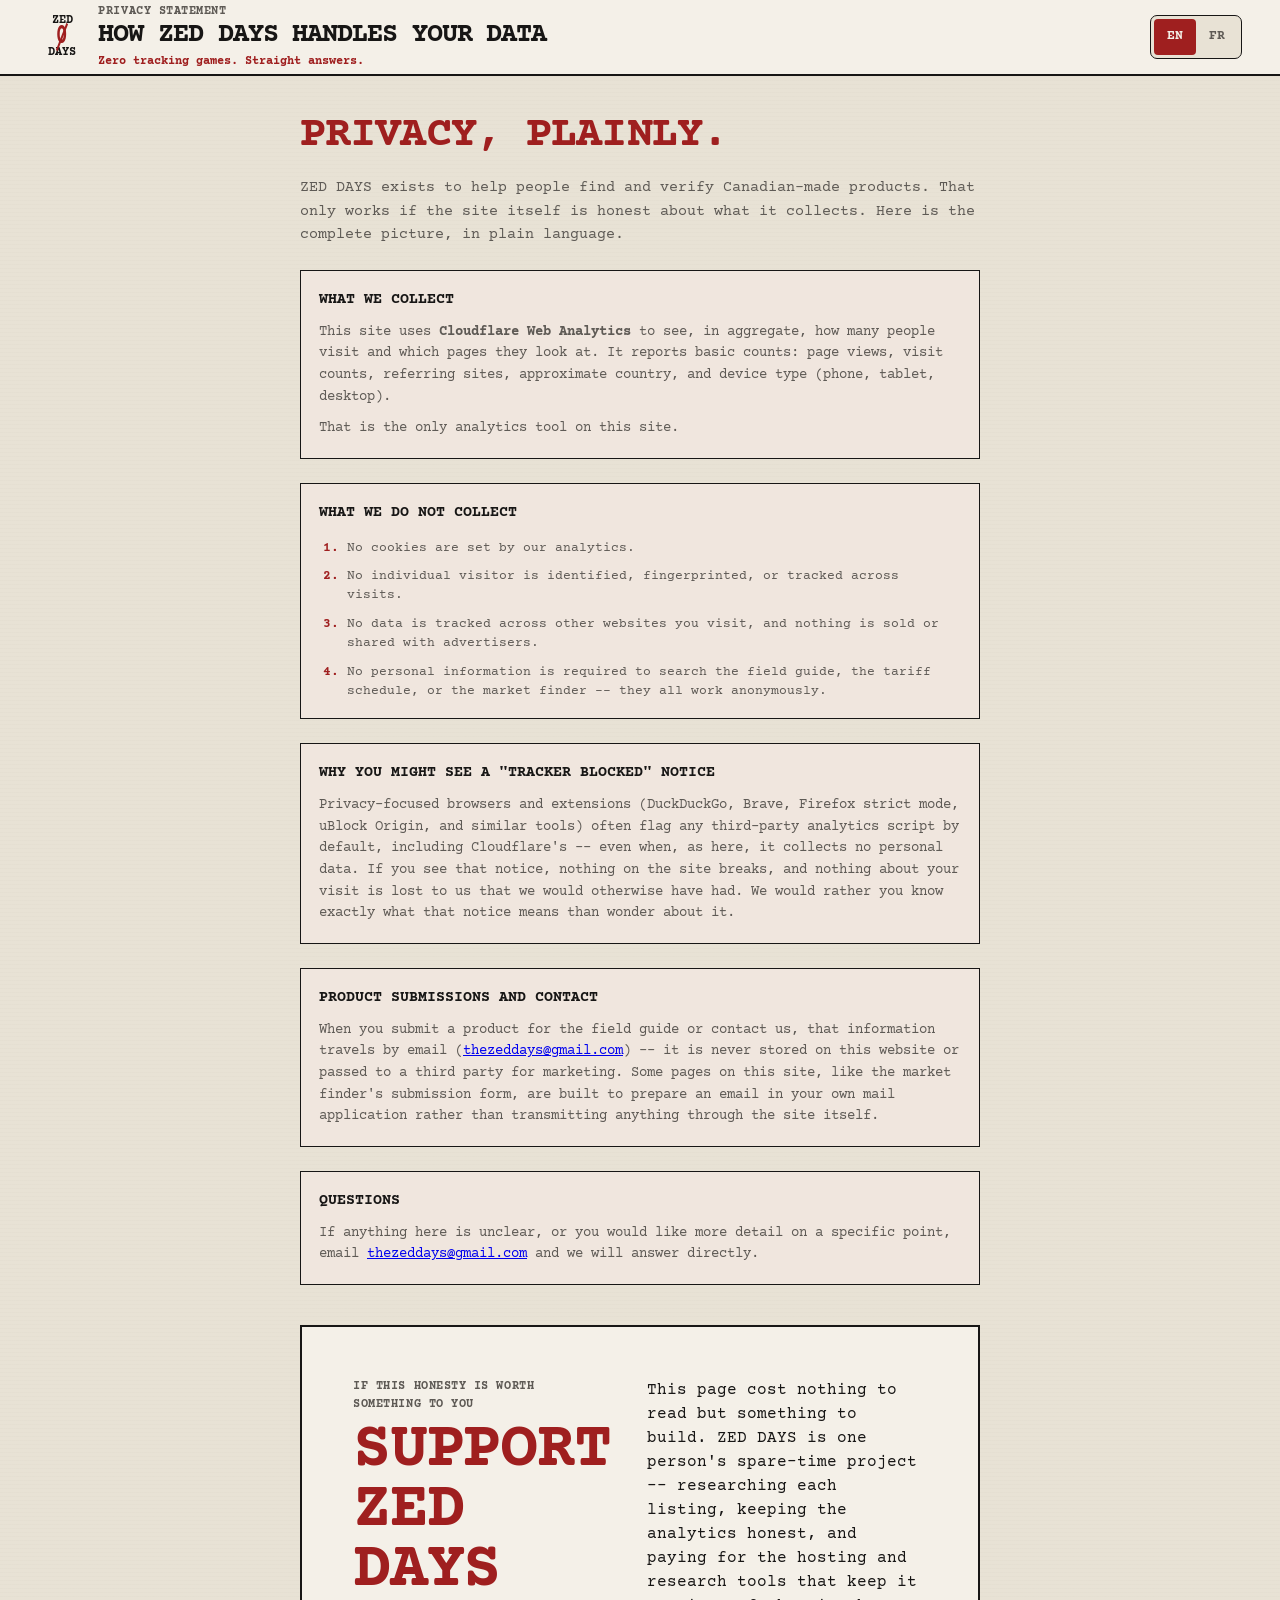
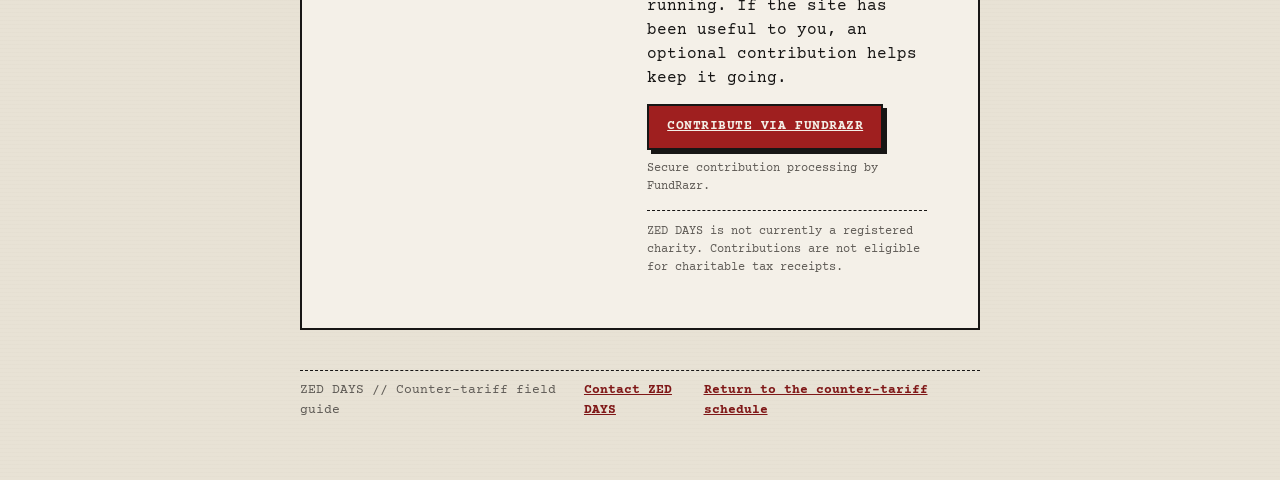
<file: privacy.html>
<!doctype html>
<html lang="en" data-language="en">
  <head>
    <meta charset="UTF-8" />
    <meta name="viewport" content="width=device-width, initial-scale=1.0" />
    <link rel="icon" type="image/png" href="./assets/zed-days-icon.png" />
    <title>Privacy Statement | ZED DAYS Counter-Tariff Field Guide</title>
    <meta
      name="description"
      content="What ZED DAYS collects, what it doesn't, and why -- including how Cloudflare Web Analytics works on this site."
    />
    <link rel="preconnect" href="https://fonts.googleapis.com" />
    <link rel="preconnect" href="https://fonts.gstatic.com" crossorigin />
    <link
      href="https://fonts.googleapis.com/css2?family=Courier+Prime:ital,wght@0,400;0,700;1,400;1,700&display=swap"
      rel="stylesheet"
    />
    <link rel="stylesheet" href="./styles.css?v=20260831-1" />
    <!-- Cloudflare Web Analytics --><script type="module" src="https://static.cloudflareinsights.com/beacon.min.js" data-cf-beacon='{"token": "17b948b611b942988b8ea3a4a204a584"}'></script><!-- End Cloudflare Web Analytics -->
  </head>
  <body class="field-guide-page">
    <a class="skip-link" href="#main">Skip to content</a>
    <div class="app-shell">
      <header class="topbar field-guide-topbar">
        <a class="brand brand-link" href="./index.html" aria-label="ZED DAYS tariff guide home">
          <div class="zed-mark" aria-hidden="true">
            <span>ZED</span>
            <span class="zero">0<i></i></span>
            <span>DAYS</span>
          </div>
          <div>
            <span class="eyebrow" data-i18n="eyebrow">Privacy statement</span>
            <h1 data-i18n="pageTitle">How ZED DAYS handles your data</h1>
            <p class="tagline" data-i18n="tagline">Zero tracking games. Straight answers.</p>
          </div>
        </a>
        <div class="top-actions">
          <div class="guide-language-toggle" role="group" aria-label="Language / Langue">
            <button id="privacyLanguageEnglish" type="button" aria-pressed="true">EN</button>
            <button id="privacyLanguageFrench" type="button" aria-pressed="false">FR</button>
          </div>
        </div>
      </header>

      <main id="main" class="market-submit-policy" style="padding: 32px 20px 60px; max-width: 720px; margin: 0 auto;">
        <h2 data-i18n="h1" style="max-width: none; font-size: clamp(28px, 4vw, 44px);">Privacy, plainly.</h2>
        <p class="market-submit-lede" data-i18n="lede" style="max-width: none;">
          ZED DAYS exists to help people find and verify Canadian-made products. That only works if the
          site itself is honest about what it collects. Here is the complete picture, in plain language.
        </p>

        <div class="market-inclusion-box">
          <h3 data-i18n="collectTitle">What we collect</h3>
          <p data-i18n="collectBody1" style="margin-top: 10px; color: var(--muted); font-size: 14px; line-height: 1.55;">
            This site uses <strong>Cloudflare Web Analytics</strong> to see, in aggregate, how many people
            visit and which pages they look at. It reports basic counts: page views, visit counts, referring
            sites, approximate country, and device type (phone, tablet, desktop).
          </p>
          <p data-i18n="collectBody2" style="margin-top: 10px; color: var(--muted); font-size: 14px; line-height: 1.55;">
            That is the only analytics tool on this site.
          </p>
        </div>

        <div class="market-inclusion-box">
          <h3 data-i18n="notCollectTitle">What we do not collect</h3>
          <ol>
            <li data-i18n="notCollect1">No cookies are set by our analytics.</li>
            <li data-i18n="notCollect2">No individual visitor is identified, fingerprinted, or tracked across visits.</li>
            <li data-i18n="notCollect3">No data is tracked across other websites you visit, and nothing is sold or shared with advertisers.</li>
            <li data-i18n="notCollect4">No personal information is required to search the field guide, the tariff schedule, or the market finder -- they all work anonymously.</li>
          </ol>
        </div>

        <div class="market-inclusion-box">
          <h3 data-i18n="trackerTitle">Why you might see a "tracker blocked" notice</h3>
          <p data-i18n="trackerBody" style="margin-top: 10px; color: var(--muted); font-size: 14px; line-height: 1.55;">
            Privacy-focused browsers and extensions (DuckDuckGo, Brave, Firefox strict mode, uBlock Origin,
            and similar tools) often flag any third-party analytics script by default, including
            Cloudflare's -- even when, as here, it collects no personal data. If you see that notice, nothing
            on the site breaks, and nothing about your visit is lost to us that we would otherwise have had.
            We would rather you know exactly what that notice means than wonder about it.
          </p>
        </div>

        <div class="market-inclusion-box">
          <h3 data-i18n="submissionsTitle">Product submissions and contact</h3>
          <p data-i18n="submissionsBody" style="margin-top: 10px; color: var(--muted); font-size: 14px; line-height: 1.55;">
            When you submit a product for the field guide or contact us, that information travels by email
            (<a href="mailto:thezeddays@gmail.com">thezeddays@gmail.com</a>) -- it is never stored on this
            website or passed to a third party for marketing. Some pages on this site, like the market
            finder's submission form, are built to prepare an email in your own mail application rather than
            transmitting anything through the site itself.
          </p>
        </div>

        <div class="market-inclusion-box">
          <h3 data-i18n="questionsTitle">Questions</h3>
          <p data-i18n="questionsBody" style="margin-top: 10px; color: var(--muted); font-size: 14px; line-height: 1.55;">
            If anything here is unclear, or you would like more detail on a specific point, email
            <a href="mailto:thezeddays@gmail.com">thezeddays@gmail.com</a> and we will answer directly.
          </p>
        </div>

        <section class="support-section" aria-labelledby="privacySupportTitle" style="margin-top: 40px;">
          <div>
            <span class="eyebrow" data-i18n="supportKicker">If this honesty is worth something to you</span>
            <h2 id="privacySupportTitle" data-i18n="supportTitle">Support ZED DAYS</h2>
          </div>
          <div class="support-copy">
            <p data-i18n="supportBody">
              This page cost nothing to read but something to build. ZED DAYS is one person's spare-time
              project -- researching each listing, keeping the analytics honest, and paying for the hosting
              and research tools that keep it running. If the site has been useful to you, an optional
              contribution helps keep it going.
            </p>
            <div class="support-action">
              <a
                class="fr-widget support-contribution-button"
                data-type="pay"
                href="https://fnd.us/thezeddays/pay"
                target="_blank"
                rel="noreferrer"
                data-i18n="supportAction"
              >Contribute via FundRazr</a>
              <span data-i18n="supportProcessor">Secure contribution processing by FundRazr.</span>
            </div>
            <small data-i18n="supportLegal">
              ZED DAYS is not currently a registered charity. Contributions are not eligible for charitable
              tax receipts.
            </small>
          </div>
        </section>

        <footer style="margin-top: 40px;">
          <span data-i18n="footerEdition">ZED DAYS // Counter-tariff field guide</span>
          <a href="mailto:thezeddays@gmail.com" data-i18n="footerContact">Contact ZED DAYS</a>
          <a href="./index.html" data-i18n="footerReturn">Return to the counter-tariff schedule</a>
        </footer>
      </main>
    </div>

    <script>
      const privacyText = {
        en: {
          title: "Privacy Statement | ZED DAYS Counter-Tariff Field Guide",
          metaDescription: "What ZED DAYS collects, what it doesn't, and why -- including how Cloudflare Web Analytics works on this site.",
          brandLabel: "ZED DAYS tariff guide home",
          eyebrow: "Privacy statement",
          pageTitle: "How ZED DAYS handles your data",
          tagline: "Zero tracking games. Straight answers.",
          h1: "Privacy, plainly.",
          lede: "ZED DAYS exists to help people find and verify Canadian-made products. That only works if the site itself is honest about what it collects. Here is the complete picture, in plain language.",
          collectTitle: "What we collect",
          collectBody1: 'This site uses <strong>Cloudflare Web Analytics</strong> to see, in aggregate, how many people visit and which pages they look at. It reports basic counts: page views, visit counts, referring sites, approximate country, and device type (phone, tablet, desktop).',
          collectBody2: "That is the only analytics tool on this site.",
          notCollectTitle: "What we do not collect",
          notCollect1: "No cookies are set by our analytics.",
          notCollect2: "No individual visitor is identified, fingerprinted, or tracked across visits.",
          notCollect3: "No data is tracked across other websites you visit, and nothing is sold or shared with advertisers.",
          notCollect4: "No personal information is required to search the field guide, the tariff schedule, or the market finder -- they all work anonymously.",
          trackerTitle: 'Why you might see a "tracker blocked" notice',
          trackerBody: "Privacy-focused browsers and extensions (DuckDuckGo, Brave, Firefox strict mode, uBlock Origin, and similar tools) often flag any third-party analytics script by default, including Cloudflare's -- even when, as here, it collects no personal data. If you see that notice, nothing on the site breaks, and nothing about your visit is lost to us that we would otherwise have had. We would rather you know exactly what that notice means than wonder about it.",
          submissionsTitle: "Product submissions and contact",
          submissionsBody: 'When you submit a product for the field guide or contact us, that information travels by email (<a href="mailto:thezeddays@gmail.com">thezeddays@gmail.com</a>) -- it is never stored on this website or passed to a third party for marketing. Some pages on this site, like the market finder\'s submission form, are built to prepare an email in your own mail application rather than transmitting anything through the site itself.',
          questionsTitle: "Questions",
          questionsBody: 'If anything here is unclear, or you would like more detail on a specific point, email <a href="mailto:thezeddays@gmail.com">thezeddays@gmail.com</a> and we will answer directly.',
          supportKicker: "If this honesty is worth something to you",
          supportTitle: "Support ZED DAYS",
          supportBody: "This page cost nothing to read but something to build. ZED DAYS is one person's spare-time project -- researching each listing, keeping the analytics honest, and paying for the hosting and research tools that keep it running. If the site has been useful to you, an optional contribution helps keep it going.",
          supportAction: "Contribute via FundRazr",
          supportProcessor: "Secure contribution processing by FundRazr.",
          supportLegal: "ZED DAYS is not currently a registered charity. Contributions are not eligible for charitable tax receipts.",
          footerEdition: "ZED DAYS // Counter-tariff field guide",
          footerContact: "Contact ZED DAYS",
          footerReturn: "Return to the counter-tariff schedule",
        },
        fr: {
          title: "Déclaration de confidentialité | Guide des contre-tarifs ZED DAYS",
          metaDescription: "Ce que ZED DAYS recueille, ce qu'il ne recueille pas, et pourquoi -- y compris le fonctionnement de Cloudflare Web Analytics sur ce site.",
          brandLabel: "Accueil du guide des tarifs ZED DAYS",
          eyebrow: "Déclaration de confidentialité",
          pageTitle: "Comment ZED DAYS traite vos données",
          tagline: "Zéro pistage. Des réponses claires.",
          h1: "La confidentialité, simplement.",
          lede: "ZED DAYS existe pour aider les gens à trouver et à vérifier les produits fabriqués au Canada. Cela ne fonctionne que si le site est lui-même honnête sur ce qu'il recueille. Voici le portrait complet, en langage clair.",
          collectTitle: "Ce que nous recueillons",
          collectBody1: 'Ce site utilise <strong>Cloudflare Web Analytics</strong> pour voir, de façon agrégée, combien de personnes le visitent et quelles pages elles consultent. Il indique des chiffres de base : pages vues, nombre de visites, sites référents, pays approximatif et type d\'appareil (téléphone, tablette, ordinateur).',
          collectBody2: "C'est le seul outil d'analyse utilisé sur ce site.",
          notCollectTitle: "Ce que nous ne recueillons pas",
          notCollect1: "Aucun témoin (cookie) n'est déposé par notre outil d'analyse.",
          notCollect2: "Aucun visiteur individuel n'est identifié, profilé ou suivi d'une visite à l'autre.",
          notCollect3: "Aucune donnée n'est suivie sur d'autres sites que vous visitez, et rien n'est vendu ni partagé avec des annonceurs.",
          notCollect4: "Aucun renseignement personnel n'est requis pour utiliser le guide de terrain, le barème tarifaire ou le répertoire des marchés -- tout fonctionne de façon anonyme.",
          trackerTitle: 'Pourquoi vous pourriez voir un avis de « traqueur bloqué »',
          trackerBody: "Les navigateurs et extensions axés sur la confidentialité (DuckDuckGo, Brave, le mode strict de Firefox, uBlock Origin et autres outils semblables) signalent souvent par défaut tout script d'analyse tiers, y compris celui de Cloudflare -- même lorsque, comme ici, il ne recueille aucune donnée personnelle. Si vous voyez cet avis, rien sur le site n'est brisé, et rien concernant votre visite n'est perdu pour nous que nous aurions autrement obtenu. Nous préférons que vous sachiez exactement ce que cet avis signifie plutôt que de vous laisser dans le doute.",
          submissionsTitle: "Soumissions de produits et contact",
          submissionsBody: 'Lorsque vous soumettez un produit pour le guide de terrain ou que vous nous contactez, ces renseignements voyagent par courriel (<a href="mailto:thezeddays@gmail.com">thezeddays@gmail.com</a>) -- ils ne sont jamais stockés sur ce site ni transmis à un tiers à des fins de marketing. Certaines pages du site, comme le formulaire de soumission du répertoire des marchés, sont conçues pour préparer un courriel dans votre propre application de messagerie plutôt que de transmettre quoi que ce soit par le site lui-même.',
          questionsTitle: "Questions",
          questionsBody: 'Si quelque chose n\'est pas clair, ou si vous souhaitez plus de détails sur un point précis, écrivez à <a href="mailto:thezeddays@gmail.com">thezeddays@gmail.com</a> et nous vous répondrons directement.',
          supportKicker: "Si cette honnêteté vaut quelque chose pour vous",
          supportTitle: "Soutenir ZED DAYS",
          supportBody: "Cette page ne coûte rien à lire, mais quelque chose à construire. ZED DAYS est un projet mené sur le temps libre d'une seule personne -- recherchant chaque fiche, gardant l'analyse honnête, et payant l'hébergement et les outils de recherche qui le font fonctionner. Si ce site vous a été utile, une contribution facultative aide à le maintenir.",
          supportAction: "Contribuer avec FundRazr",
          supportProcessor: "Traitement sécurisé des contributions par FundRazr.",
          supportLegal: "ZED DAYS n'est pas actuellement un organisme de bienfaisance enregistré. Les contributions ne donnent pas droit à un reçu fiscal.",
          footerEdition: "ZED DAYS // Guide des contre-tarifs",
          footerContact: "Contacter ZED DAYS",
          footerReturn: "Retour au barème des contre-tarifs",
        },
      };

      function privacySetLanguage(language) {
        const dict = privacyText[language];
        document.documentElement.lang = language;
        document.documentElement.dataset.language = language;
        document.title = dict.title;
        document.querySelector('meta[name="description"]').setAttribute("content", dict.metaDescription);
        document.querySelector(".brand-link").setAttribute("aria-label", dict.brandLabel);
        document.querySelectorAll("[data-i18n]").forEach((element) => {
          const key = element.dataset.i18n;
          if (dict[key] !== undefined) {
            element.innerHTML = dict[key];
          }
        });
        document.getElementById("privacyLanguageEnglish").setAttribute("aria-pressed", String(language === "en"));
        document.getElementById("privacyLanguageFrench").setAttribute("aria-pressed", String(language === "fr"));
      }

      document.getElementById("privacyLanguageEnglish").addEventListener("click", () => privacySetLanguage("en"));
      document.getElementById("privacyLanguageFrench").addEventListener("click", () => privacySetLanguage("fr"));
    </script>
  </body>
</html>
</file>
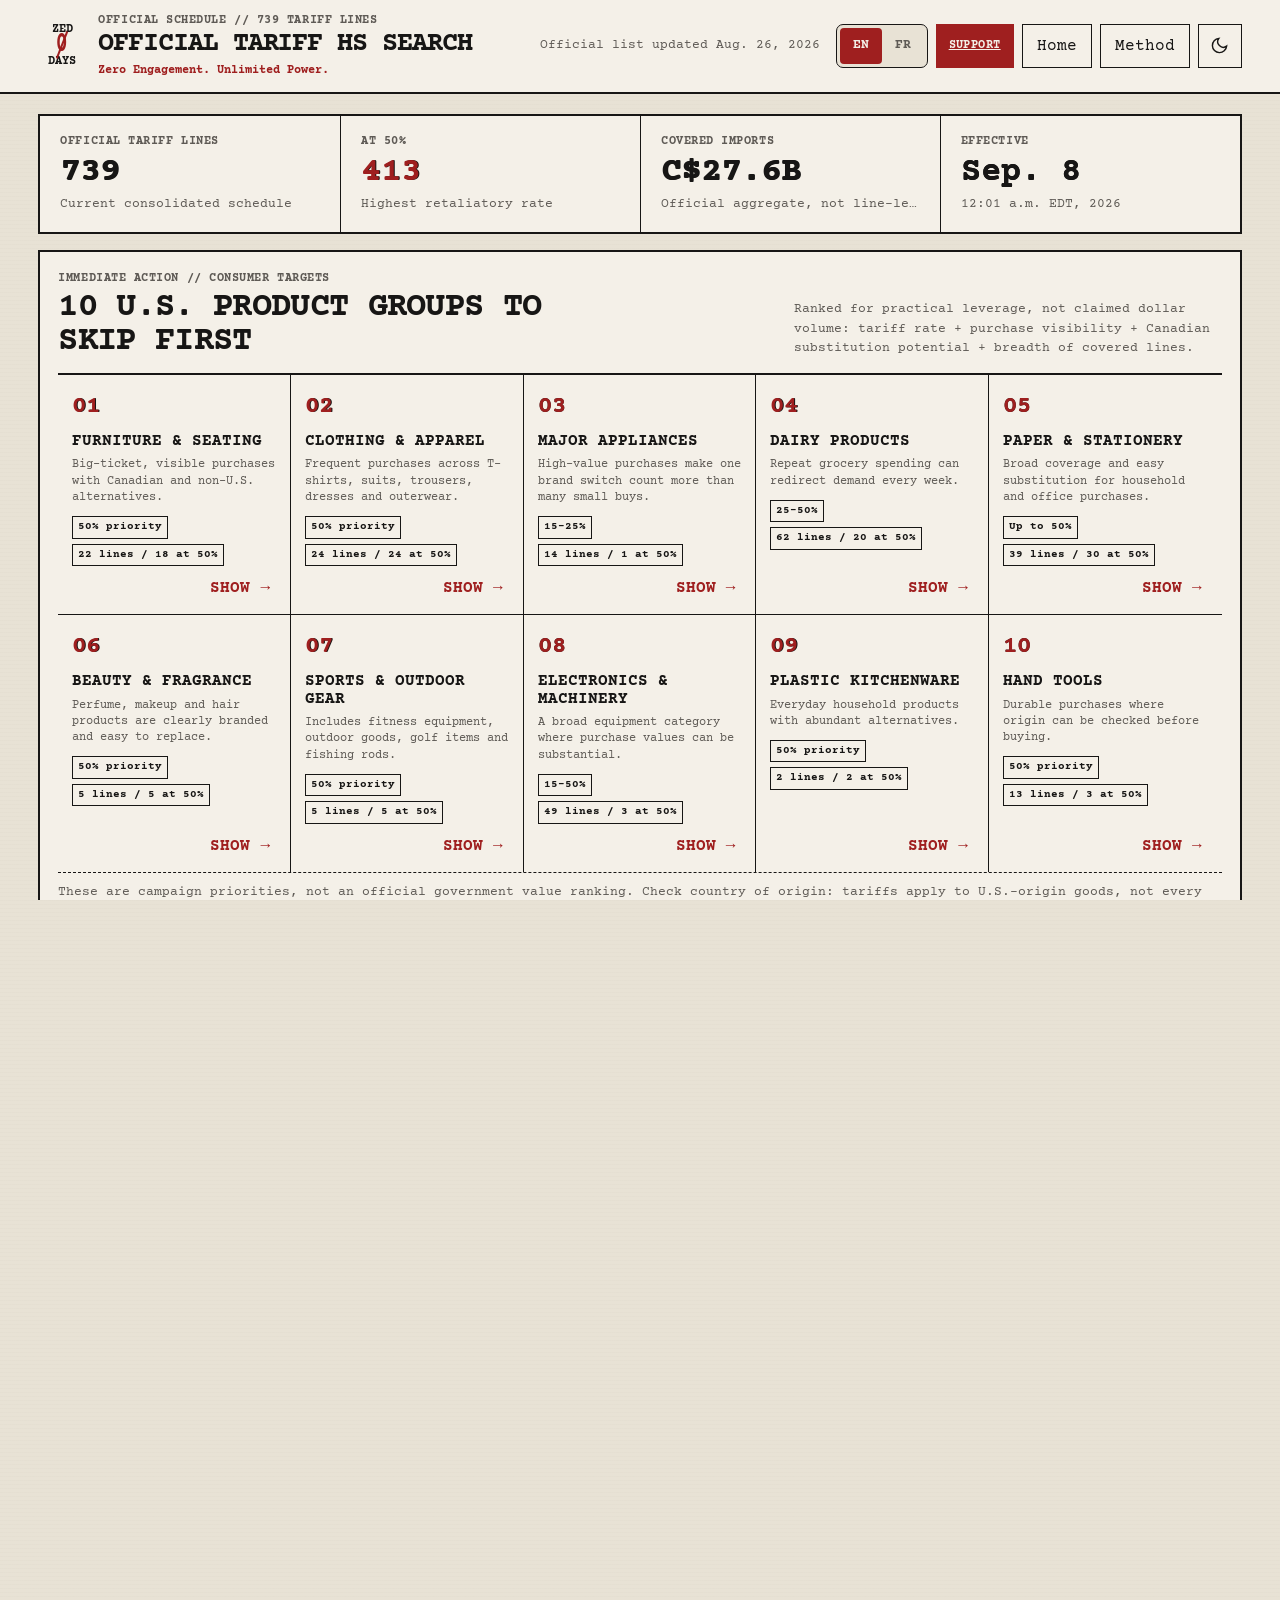
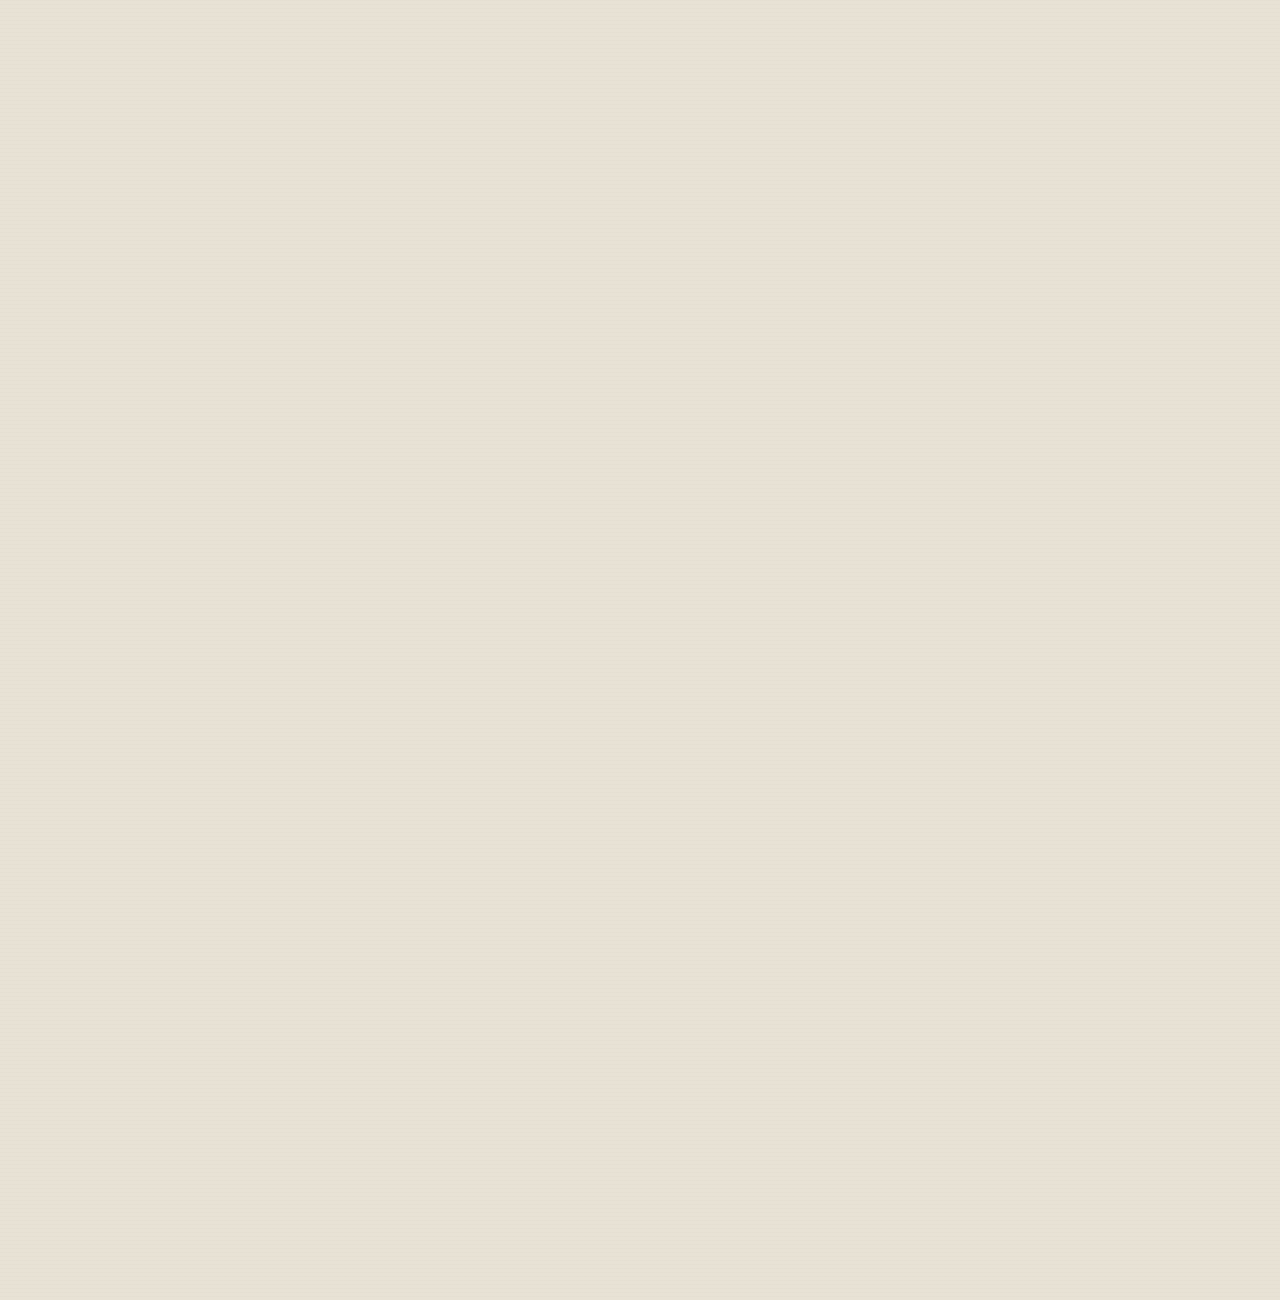
<file: tariff-search.html>
<!doctype html>
<html lang="en" data-language="en">
  <head>
    <meta charset="UTF-8" />
    <meta name="viewport" content="width=device-width, initial-scale=1.0" />
    <link rel="icon" type="image/png" href="./assets/zed-days-icon.png" />
    <title>Official Tariff HS Search | ZED DAYS</title>
    <meta
      name="description"
      content="Search the official Canadian counter-tariff schedule by HS code or product, filter by rate and sector, and compare affected U.S.-origin goods."
    />
    <link rel="preconnect" href="https://fonts.googleapis.com" />
    <link rel="preconnect" href="https://fonts.gstatic.com" crossorigin />
    <link
      href="https://fonts.googleapis.com/css2?family=Courier+Prime:ital,wght@0,400;0,700;1,400;1,700&display=swap"
      rel="stylesheet"
    />
    <link rel="stylesheet" href="./styles.css?v=20260831-1" />
    <!-- Cloudflare Web Analytics --><script type="module" src="https://static.cloudflareinsights.com/beacon.min.js" data-cf-beacon='{"token": "17b948b611b942988b8ea3a4a204a584"}'></script><!-- End Cloudflare Web Analytics -->
  </head>
  <body class="field-guide-page">
    <a class="skip-link" href="#main">Skip to results</a>
    <div class="app-shell">
      <header class="topbar field-guide-topbar">
        <a class="brand brand-link" href="./index.html" aria-label="ZED DAYS tariff guide home">
          <div class="zed-mark" aria-hidden="true">
            <span>ZED</span>
            <span class="zero">0<i></i></span>
            <span>DAYS</span>
          </div>
          <div>
            <span class="eyebrow">Official schedule // 739 tariff lines</span>
            <h1>Official Tariff HS Search</h1>
            <p class="tagline">Zero Engagement. Unlimited Power.</p>
          </div>
        </a>
        <div class="top-actions">
          <span class="as-of">Official list updated Aug. 26, 2026</span>
          <div class="guide-language-toggle" role="group" aria-label="Language / Langue">
            <button id="languageEnglish" type="button" aria-pressed="true">EN</button>
            <button id="languageFrench" type="button" aria-pressed="false">FR</button>
          </div>
          <a
            class="icon-button top-support-button"
            href="https://fnd.us/thezeddays/pay"
            target="_blank"
            rel="noreferrer"
          >Support</a>
          <a class="icon-button text-button guide-home-link" href="./index.html">Home</a>
          <button id="methodButton" class="icon-button text-button" type="button" data-testid="button-method">
            Method
          </button>
          <button id="themeButton" class="icon-button" type="button" aria-label="Switch colour theme" data-testid="button-theme">
            <svg viewBox="0 0 24 24" aria-hidden="true">
              <path d="M21 12.8A9 9 0 1 1 11.2 3 7 7 0 0 0 21 12.8Z" />
            </svg>
          </button>
        </div>
      </header>

      <main id="main" class="main">

        <section class="status-strip search-page-strip" aria-label="Measure summary">
          <article class="kpi">
            <span class="kpi-label">Official tariff lines</span>
            <strong id="totalLines" data-testid="value-total-lines">648</strong>
            <span class="kpi-note">Current consolidated schedule</span>
          </article>
          <article class="kpi alert-kpi">
            <span class="kpi-label">At 50%</span>
            <strong id="fiftyLines" data-testid="value-fifty-lines">413</strong>
            <span class="kpi-note">Highest retaliatory rate</span>
          </article>
          <article class="kpi">
            <span class="kpi-label">Covered imports</span>
            <strong>C$27.6B</strong>
            <span class="kpi-note">Official aggregate, not line-level</span>
          </article>
          <article class="kpi">
            <span class="kpi-label">Effective</span>
            <strong>Sep. 8</strong>
            <span class="kpi-note">12:01 a.m. EDT, 2026</span>
          </article>
        </section>
        <span id="noticeCount" hidden>648</span>

        <section class="workspace">
          <section class="priority-section" aria-labelledby="priorityTitle">
            <div class="priority-heading">
              <div>
                <span class="eyebrow">Immediate action // consumer targets</span>
                <h2 id="priorityTitle">10 U.S. product groups to skip first</h2>
              </div>
              <p>
                Ranked for practical leverage, not claimed dollar volume: tariff rate + purchase visibility +
                Canadian substitution potential + breadth of covered lines.
              </p>
            </div>
            <div id="priorityGrid" class="priority-grid" data-testid="priority-grid"></div>
            <p class="priority-caveat">
              These are campaign priorities, not an official government value ranking. Check country of origin:
              tariffs apply to U.S.-origin goods, not every American brand.
            </p>
          </section>

          <section class="alternatives-section" aria-labelledby="alternativesTitle">
            <div class="alternatives-heading">
              <div>
                <span class="eyebrow">Verified Canadian alternatives // pilot</span>
                <h2 id="alternativesTitle">Two places to start in every priority category</h2>
              </div>
              <p>
                Independent, unpaid listings checked against official company sources on Aug. 28, 2026.
                “Canadian-owned” and “made in Canada” are not treated as the same claim.
              </p>
            </div>
            <div id="alternativesGrid" class="alternatives-grid"></div>
            <div class="alternatives-disclosure">
              <strong>Check before you buy.</strong>
              Manufacturing locations and product lines can change. Some companies make selected products
              in Canada and import others. Verify the country-of-origin label on the specific item or package.
              These listings are for general information and are not endorsements, advertisements or
              certifications of origin.
            </div>
          </section>


          <div class="filters-panel">
            <div class="section-heading">
              <div>
                <span class="eyebrow">Find a product</span>
                <h2>Search the schedule</h2>
              </div>
              <button id="resetButton" class="quiet-button" type="button" data-testid="button-reset">Reset</button>
            </div>

            <label class="search-field">
              <span class="sr-only">Search by HS code or product description</span>
              <svg viewBox="0 0 24 24" aria-hidden="true"><circle cx="11" cy="11" r="7" /><path d="m20 20-4-4" /></svg>
              <input id="searchInput" type="search" placeholder="HS code or product description" autocomplete="off" data-testid="input-search" />
              <kbd>/</kbd>
            </label>
            <p class="search-help">
              Search a product name such as <strong>furniture</strong>, or enter an HS code with or without periods.
            </p>

            <div class="filter-row">
              <fieldset class="rate-filter">
                <legend>Tariff rate</legend>
                <label><input type="checkbox" name="rate" value="15" checked /> <span>15%</span></label>
                <label><input type="checkbox" name="rate" value="25" checked /> <span>25%</span></label>
                <label class="rate-50"><input type="checkbox" name="rate" value="50" checked /> <span>50%</span></label>
              </fieldset>

              <label class="select-field">
                <span>Sector</span>
                <select id="sectorSelect" data-testid="select-sector">
                  <option value="all">All sectors</option>
                </select>
              </label>

              <label class="select-field">
                <span>Sort</span>
                <select id="sortSelect" data-testid="select-sort">
                  <option value="code-asc">HS code: low to high</option>
                  <option value="rate-desc">Rate: high to low</option>
                  <option value="sector-asc">Sector: A–Z</option>
                </select>
              </label>

              <button id="fiftyOnlyButton" class="flag-button" type="button" aria-pressed="false" data-testid="button-fifty-only">
                <span class="flag-dot"></span> Show only 50%
              </button>
            </div>
          </div>

          <div class="view-tabs" role="tablist" aria-label="Dashboard views">
            <button class="tab is-active" id="itemsTab" role="tab" aria-selected="true" aria-controls="itemsView" data-testid="tab-items">
              Complete HS list
            </button>
            <button class="tab" id="compareTab" role="tab" aria-selected="false" aria-controls="compareView" data-testid="tab-compare">
              Compare sectors
            </button>
          </div>

          <section id="itemsView" class="view" role="tabpanel" aria-labelledby="itemsTab">
            <div class="table-toolbar">
              <p id="resultCount" class="result-count" aria-live="polite" data-testid="text-result-count">Loading tariff lines…</p>
              <div class="table-actions">
                <button id="showAllButton" class="export-button" type="button" aria-pressed="false" data-testid="button-show-all">
                  Show all 648 HS codes
                </button>
                <button id="exportButton" class="export-button" type="button" data-testid="button-export">
                  <svg viewBox="0 0 24 24" aria-hidden="true"><path d="M12 3v12m0 0 4-4m-4 4-4-4M4 19h16" /></svg>
                  Export filtered CSV
                </button>
              </div>
            </div>

            <div class="table-wrap">
              <table>
                <thead>
                  <tr>
                    <th scope="col">HS code</th>
                    <th scope="col">Indicative description</th>
                    <th scope="col">Sector</th>
                    <th scope="col">Rate</th>
                    <th scope="col">Trade impact</th>
                    <th scope="col"><span class="sr-only">Open details</span></th>
                  </tr>
                </thead>
                <tbody id="resultsBody"></tbody>
              </table>
              <div id="emptyState" class="empty-state" hidden>
                <svg viewBox="0 0 24 24" aria-hidden="true"><path d="M4 6h16M4 12h10M4 18h7" /></svg>
                <h3>No tariff lines match</h3>
                <p>Broaden the search or restore all rates.</p>
                <button id="emptyResetButton" class="export-button" type="button">Reset filters</button>
              </div>
            </div>

            <nav id="pagination" class="pagination" aria-label="Result pages">
              <button id="prevButton" class="page-button" type="button" data-testid="button-prev">Previous</button>
              <span id="pageStatus" data-testid="text-page-status">Page 1</span>
              <button id="nextButton" class="page-button" type="button" data-testid="button-next">Next</button>
            </nav>
          </section>

          <section id="compareView" class="view" role="tabpanel" aria-labelledby="compareTab" hidden>
            <div class="comparison-head">
              <div>
                <span class="eyebrow">Filtered comparison</span>
                <h2>Retaliatory scope by sector</h2>
              </div>
              <p>Bars show tariff-line count. Dollar exposure is available only for the full C$27.6B measure.</p>
            </div>
            <div id="sectorChart" class="sector-chart" data-testid="chart-sectors"></div>
          </section>
        </section>

        <section class="support-section" aria-labelledby="supportTitle">
          <div>
            <span class="eyebrow">Keep the resource independent</span>
            <h2 id="supportTitle">Support ZED DAYS</h2>
          </div>
          <div class="support-copy">
            <p>
              ZED DAYS is an independently run Canadian public resource, researched, designed and maintained
              without paid listings or corporate influence.
            </p>
            <p>
              Optional contributions help cover hosting, source verification, translation, regular updates,
              and the development of free printable and physical field resources. When funding permits,
              printed materials will be distributed to communities at no charge.
            </p>
            <p>
              Contributions never influence which products or companies appear in the guide. Digital
              resources will remain free for everyone.
            </p>
            <div class="support-action">
              <a
                class="fr-widget support-contribution-button"
                data-type="pay"
                href="https://fnd.us/thezeddays/pay"
                target="_blank"
                rel="noreferrer"
              >Contribute via FundRazr</a>
              <span>Secure contribution processing by FundRazr.</span>
            </div>
            <small>
              ZED DAYS is not currently a registered charity. Contributions are not eligible for charitable
              tax receipts.
            </small>
          </div>
        </section>

        <footer>
          <span>Source: Department of Finance Canada</span>
          <a href="mailto:thezeddays@gmail.com">Contact ZED DAYS</a>
          <a href="./privacy.html">Privacy statement</a>
          <a href="https://www.canada.ca/en/department-finance/programs/international-trade-finance-policy/canadas-response-us-tariffs/complete-list-us-products-subject-to-counter-tariffs.html" target="_blank" rel="noreferrer">Open official schedule</a>
        </footer>
      </main>
    </div>

    <dialog id="detailDialog" class="detail-dialog">
      <form method="dialog">
        <button class="dialog-close" aria-label="Close details" value="cancel">×</button>
      </form>
      <div id="detailContent"></div>
    </dialog>

    <dialog id="methodDialog" class="method-dialog">
      <form method="dialog">
        <button class="dialog-close" aria-label="Close method" value="cancel">×</button>
      </form>
      <span class="eyebrow">Method & limits</span>
      <h2>What this dashboard measures</h2>
      <ul>
        <li>Rows are parsed from the Government of Canada consolidated schedule updated August 26, 2026, plus the still-active alcohol lines from the original March 2025 countermeasures package (beer, wine, cider and spirits, HS chapter 22), which were not carried into the September 8, 2026 dollar-for-dollar list but remain in force at 25%.</li>
        <li>Sector labels are analytical groupings based primarily on HS chapter, with product-term rules for appliances and farm equipment.</li>
        <li>The government reports C$27.6B in covered U.S. imports for the September 8 measure as a whole. It does not publish a value beside each tariff item in this schedule.</li>
        <li>“Trade impact” therefore remains “aggregate only” at item level. Sector bars compare tariff-line breadth, not dollars.</li>
        <li>The 739-line total combines the 648 lines on the current September 8 table with 91 still-active alcohol lines carried over from March 2025. Each alcohol row is labelled with its original source and effective date. Historical or expired countermeasures outside these two in-force packages are excluded.</li>
        <li>The Top 10 is an editorial action list. It prioritizes consumer-facing products using rate, visibility, substitutability and covered-line breadth. It is not presented as a dollar ranking.</li>
      </ul>
      <a class="source-link" href="https://www.canada.ca/en/department-finance/news/2026/08/canada-announces-targeted-countermeasures-and-substantive-support-for-workers-and-businesses-in-response-to-us-tariffs.html" target="_blank" rel="noreferrer">Read the official announcement</a>
    </dialog>

    <script type="module" src="./tariff-search.js?v=20260830-2"></script>
    <script async src="https://static.fundrazr.com/widgets/loader.js"></script>
  </body>
</html>
</file>
<file: styles.css>
:root,
[data-theme="light"] {
  --bg: #e8e2d5;
  --surface: #f4f0e8;
  --surface-2: #d9d0c0;
  --ink: #171615;
  --muted: #5e5a55;
  --faint: #8e877e;
  --line: #171615;
  --accent: #9f1f1f;
  --accent-strong: #7f1717;
  --accent-soft: #ead1cd;
  --alert: #9f1f1f;
  --alert-soft: #ead1cd;
  --warning: #8b1116;
  --shadow: none;
}

[data-theme="dark"] {
  --bg: #181715;
  --surface: #211f1c;
  --surface-2: #302d29;
  --ink: #eee8dc;
  --muted: #b8b0a4;
  --faint: #847d73;
  --line: #eee8dc;
  --accent: #d6584f;
  --accent-strong: #eb746c;
  --accent-soft: #482325;
  --alert: #ff676b;
  --alert-soft: #482325;
  --warning: #ff676b;
  --shadow: none;
}

[hidden] {
  display: none !important;
}

*,
*::before,
*::after {
  box-sizing: border-box;
}

html,
body {
  height: 100%;
  margin: 0;
}

.brand-link,
.guide-home-link {
  color: inherit;
  text-decoration: none;
}

.field-guide-main {
  scroll-padding-top: 24px;
}

.market-finder-callout {
  border-color: var(--accent);
  box-shadow: 6px 6px 0 var(--ink);
}

.market-finder-callout .field-guide-callout-index {
  color: var(--surface);
  background: var(--accent);
}

.market-finder-callout .field-guide-callout-action {
  color: var(--surface);
  background: var(--ink);
}

.tariff-search-callout {
  border-color: var(--warning);
  box-shadow: 6px 6px 0 var(--ink);
}

.tariff-search-callout .field-guide-callout-index {
  color: var(--surface);
  background: var(--warning);
}

.tariff-search-callout .field-guide-callout-action {
  color: var(--surface);
  background: var(--ink);
}

.field-guide-hero {
  position: relative;
  display: grid;
  grid-template-columns: minmax(0, 1fr) auto;
  gap: 32px;
  max-width: 1500px;
  min-height: 310px;
  margin: 0 auto;
  padding: clamp(32px, 6vw, 84px) clamp(24px, 5vw, 72px) clamp(28px, 5vw, 64px) clamp(52px, 7vw, 104px);
  overflow: hidden;
  border: 2px solid var(--line);
  background: var(--surface);
}

.guide-spine {
  position: absolute;
  inset: 0 auto 0 0;
  display: flex;
  width: 34px;
  flex-direction: column;
  align-items: center;
  justify-content: space-around;
  border-right: 1px solid var(--line);
  background: var(--surface-2);
}

.guide-spine span {
  width: 12px;
  height: 12px;
  border: 1px solid var(--line);
  border-radius: 50%;
  background: var(--bg);
  box-shadow: inset 2px 2px 0 color-mix(in srgb, var(--ink) 15%, transparent);
}

.field-guide-hero-copy {
  align-self: center;
  max-width: 860px;
}

.field-guide-hero-copy h2 {
  max-width: 12ch;
  margin-top: 10px;
  font-size: clamp(40px, 7vw, 94px);
  line-height: 0.92;
  letter-spacing: -0.075em;
  text-transform: uppercase;
}

.field-guide-hero-copy p {
  max-width: 68ch;
  margin-top: 24px;
  color: var(--muted);
  font-size: clamp(16px, 1.5vw, 20px);
}

.guide-edition-stamp {
  display: grid;
  width: 188px;
  align-self: end;
  justify-items: center;
  padding: 16px 12px;
  border: 3px double var(--accent);
  color: var(--accent);
  transform: rotate(-1.5deg);
  text-align: center;
}

.guide-edition-stamp span {
  font-size: 12px;
  font-weight: 700;
  letter-spacing: 0.08em;
}

.guide-edition-stamp strong {
  font-size: 68px;
  line-height: 0.95;
}

.guide-edition-stamp small {
  margin-top: 7px;
  padding-top: 7px;
  border-top: 1px solid currentColor;
  font-size: 11px;
}

.guide-rule {
  display: grid;
  grid-template-columns: minmax(260px, 0.65fr) minmax(0, 1.35fr);
  gap: 32px;
  max-width: 1500px;
  margin: 14px auto 0;
  padding: 22px 26px;
  border: 1px solid var(--line);
  background: var(--ink);
  color: var(--bg);
}

.guide-rule .eyebrow {
  color: color-mix(in srgb, var(--bg) 65%, transparent);
}

.guide-rule p {
  max-width: 78ch;
  color: color-mix(in srgb, var(--bg) 82%, transparent);
}

.guide-stats {
  display: grid;
  grid-template-columns: repeat(4, 1fr);
  max-width: 1500px;
  margin: 14px auto 0;
  border: 1px solid var(--line);
  background: var(--surface);
}

.guide-stats article {
  min-width: 0;
  padding: 18px 20px;
}

.guide-stats article + article {
  border-left: 1px solid var(--line);
}

.guide-stats span {
  display: block;
  color: var(--muted);
  font-size: 12px;
  text-transform: uppercase;
}

.guide-stats strong {
  display: block;
  margin-top: 3px;
  overflow: hidden;
  font-size: clamp(22px, 3vw, 36px);
  line-height: 1.1;
  text-overflow: ellipsis;
}

.guide-workspace {
  max-width: 1500px;
  margin: 16px auto 0;
}

.guide-controls {
  padding: 20px;
  border: 1px solid var(--line);
  background: var(--surface);
}

.guide-control-heading,
.guide-filter-row,
.guide-results-head,
.guide-actions {
  display: flex;
  align-items: center;
}

.guide-control-heading {
  justify-content: space-between;
  gap: 20px;
}

.guide-search {
  margin-top: 16px;
}

.guide-filter-row {
  flex-wrap: wrap;
  gap: 14px;
  margin-top: 14px;
}

.guide-actions {
  gap: 8px;
  margin-left: auto;
}

.guide-actions .export-button {
  display: inline-grid;
  min-height: 44px;
  place-items: center;
  text-decoration: none;
}

.guide-sector-index {
  display: flex;
  gap: 8px;
  margin-top: 12px;
  padding: 10px 0;
  overflow-x: auto;
  scrollbar-width: thin;
}

.guide-sector-index button {
  display: inline-flex;
  min-height: 44px;
  flex: 0 0 auto;
  align-items: center;
  gap: 8px;
  padding: 8px 12px;
  border: 1px solid var(--line);
  background: var(--surface);
  white-space: nowrap;
}

.guide-sector-index button span {
  color: var(--muted);
  font-size: 12px;
}

.guide-sector-index button[aria-pressed="true"] {
  border-color: var(--accent);
  color: var(--surface);
  background: var(--accent);
}

.guide-sector-index button[aria-pressed="true"] span {
  color: inherit;
}

.guide-results-head {
  justify-content: space-between;
  gap: 20px;
  margin: 16px 0 10px;
  color: var(--muted);
  font-size: 13px;
}

.guide-results-head p {
  color: var(--ink);
  font-weight: 700;
}

.guide-results {
  display: grid;
  grid-template-columns: repeat(2, minmax(0, 1fr));
  gap: 12px;
}

.field-entry {
  position: relative;
  display: flex;
  min-width: 0;
  flex-direction: column;
  padding: 18px;
  border: 1px solid var(--line);
  background:
    linear-gradient(90deg, transparent 0 31px, color-mix(in srgb, var(--accent) 16%, transparent) 31px 32px, transparent 32px),
    var(--surface);
  content-visibility: auto;
  contain-intrinsic-size: auto 520px;
}

.field-entry-register,
.field-entry-heading,
.field-entry-evidence {
  padding-left: 27px;
}

.field-entry-register {
  display: flex;
  justify-content: space-between;
  gap: 12px;
  color: var(--muted);
  font-size: 11px;
  font-weight: 700;
  letter-spacing: 0.04em;
}

.field-entry-heading {
  margin-top: 13px;
}

.field-entry-sector {
  color: var(--accent);
  font-size: 12px;
  font-weight: 700;
  text-transform: uppercase;
}

.field-entry-heading h3 {
  margin-top: 4px;
  font-size: clamp(21px, 2.2vw, 29px);
  line-height: 1.05;
  text-transform: uppercase;
}

.field-entry-heading p {
  margin-top: 5px;
  font-weight: 700;
}

.field-entry-facts {
  display: grid;
  grid-template-columns: repeat(2, minmax(0, 1fr));
  gap: 0;
  margin: 16px 0 0 27px;
  border: 1px solid color-mix(in srgb, var(--line) 45%, transparent);
}

.field-entry-facts div {
  min-width: 0;
  padding: 10px;
}

.field-entry-facts div:nth-child(even) {
  border-left: 1px solid color-mix(in srgb, var(--line) 45%, transparent);
}

.field-entry-facts div:nth-child(n + 3) {
  border-top: 1px solid color-mix(in srgb, var(--line) 45%, transparent);
}

.field-entry-facts div:last-child {
  grid-column: 1 / -1;
}

.field-entry-facts dt {
  color: var(--muted);
  font-size: 11px;
  font-weight: 700;
  text-transform: uppercase;
}

.field-entry-facts dd {
  margin: 3px 0 0;
  overflow-wrap: anywhere;
  font-size: 14px;
}

.field-entry-evidence {
  margin-top: 15px;
}

.field-entry-evidence p {
  color: var(--muted);
  font-size: 13px;
  font-style: italic;
}

.field-entry-evidence a {
  display: inline-block;
  min-height: 44px;
  margin-top: 8px;
  padding: 11px 0;
  color: var(--accent);
  font-size: 13px;
  font-weight: 700;
}

.field-entry-notes {
  margin: auto 0 0 27px;
  padding-top: 10px;
  border-top: 1px dashed color-mix(in srgb, var(--line) 45%, transparent);
  font-size: 13px;
}

.field-entry-notes summary {
  min-height: 44px;
  padding: 11px 0;
  cursor: pointer;
  font-weight: 700;
}

.field-entry-notes p {
  margin-bottom: 8px;
  color: var(--muted);
}

.guide-load-row {
  display: flex;
  justify-content: center;
  margin-top: 18px;
}

.guide-load-more {
  min-height: 48px;
  padding: 0 24px;
  border: 2px solid var(--line);
  color: var(--surface);
  background: var(--ink);
  font-weight: 700;
  text-transform: uppercase;
}

.guide-empty {
  border: 1px solid var(--line);
  background: var(--surface);
}

.guide-disclosure {
  max-width: 1500px;
  margin: 16px auto 0;
  padding: 18px 20px;
  border: 1px dashed var(--line);
  color: var(--muted);
  font-size: 13px;
}

.guide-disclosure strong {
  color: var(--ink);
}

.support-section {
  display: grid;
  grid-template-columns: minmax(230px, 0.62fr) minmax(0, 1.38fr);
  gap: clamp(24px, 5vw, 72px);
  max-width: 1500px;
  margin: 16px auto 0;
  padding: clamp(24px, 4vw, 52px);
  border: 2px solid var(--line);
  background: var(--surface);
}

.support-section h2 {
  max-width: 12ch;
  margin-top: 6px;
  color: var(--accent);
  font-size: clamp(28px, 4vw, 52px);
  line-height: 0.98;
  text-transform: uppercase;
}

.support-copy {
  display: grid;
  gap: 14px;
}

.support-copy p {
  max-width: 76ch;
}

.support-action {
  display: flex;
  flex-wrap: wrap;
  align-items: center;
  gap: 10px 16px;
}

.support-contribution-button {
  display: inline-flex;
  min-height: 46px;
  align-items: center;
  justify-content: center;
  padding: 11px 18px;
  border: 2px solid var(--ink);
  color: var(--surface);
  background: var(--accent);
  box-shadow: 4px 4px 0 var(--ink);
  font-size: 13px;
  font-weight: 700;
  letter-spacing: 0.04em;
  text-transform: uppercase;
  transition: transform 120ms ease, box-shadow 120ms ease;
}

.support-contribution-button:hover,
.support-contribution-button:focus-visible {
  transform: translate(2px, 2px);
  box-shadow: 2px 2px 0 var(--ink);
}

.support-action > span {
  color: var(--muted);
  font-size: 12px;
}

.support-copy small {
  display: block;
  max-width: 76ch;
  padding-top: 12px;
  border-top: 1px dashed var(--line);
  color: var(--muted);
  font-size: 12px;
}

.market-hero {
  background:
    linear-gradient(90deg, transparent 0 49%, color-mix(in srgb, var(--accent) 7%, transparent) 49% 50%, transparent 50%),
    var(--surface);
}

.market-spine span:nth-child(odd) {
  border-radius: 1px;
  transform: rotate(45deg);
}

.market-edition-stamp strong {
  font-size: clamp(42px, 5vw, 68px);
}

.market-rule {
  background: var(--accent);
}

.market-rule .eyebrow,
.market-rule p {
  color: color-mix(in srgb, var(--surface) 82%, transparent);
}

.market-stats strong {
  font-size: clamp(20px, 2.8vw, 34px);
}

.market-filter-row .market-weekend-button {
  min-height: 44px;
}

.market-results {
  display: grid;
  grid-template-columns: repeat(3, minmax(0, 1fr));
  gap: 12px;
}

.market-entry {
  display: flex;
  min-width: 0;
  flex-direction: column;
  border: 1px solid var(--line);
  background: var(--surface);
}

.market-entry-topline {
  display: flex;
  min-height: 38px;
  align-items: center;
  justify-content: space-between;
  gap: 12px;
  padding: 7px 12px;
  border-bottom: 1px solid var(--line);
  color: var(--surface);
  background: var(--ink);
  font-size: 11px;
  font-weight: 700;
  letter-spacing: 0.05em;
  text-transform: uppercase;
}

.market-entry-topline .market-confirm {
  color: #ffaaa5;
}

.market-entry-heading {
  padding: 16px 16px 12px;
}

.market-entry-heading h3 {
  font-size: clamp(20px, 2vw, 28px);
  line-height: 1.05;
  text-transform: uppercase;
}

.market-entry-heading p {
  margin-top: 5px;
  color: var(--muted);
  font-size: 13px;
}

.market-day-ticket {
  display: grid;
  gap: 2px;
  margin: 0 16px;
  padding: 13px 14px;
  border: 2px solid var(--accent);
  color: var(--accent);
  background: var(--accent-soft);
}

.market-day-ticket span,
.market-day-ticket small {
  font-size: 11px;
  font-weight: 700;
  text-transform: uppercase;
}

.market-day-ticket strong {
  color: var(--ink);
  font-size: clamp(18px, 2vw, 24px);
  line-height: 1.15;
}

.market-day-ticket small {
  color: var(--muted);
}

.market-entry-facts {
  display: grid;
  grid-template-columns: repeat(2, minmax(0, 1fr));
  margin: 14px 16px 0;
  border: 1px solid color-mix(in srgb, var(--line) 45%, transparent);
}

.market-entry-facts div {
  min-width: 0;
  padding: 10px;
}

.market-entry-facts div:nth-child(even) {
  border-left: 1px solid color-mix(in srgb, var(--line) 45%, transparent);
}

.market-entry-facts div:nth-child(n + 3) {
  border-top: 1px solid color-mix(in srgb, var(--line) 45%, transparent);
}

.market-entry-facts dt {
  color: var(--muted);
  font-size: 11px;
  font-weight: 700;
  text-transform: uppercase;
}

.market-entry-facts dd {
  margin: 3px 0 0;
  overflow-wrap: anywhere;
  font-size: 13px;
}

.market-entry-note {
  margin: 12px 16px 0;
  color: var(--muted);
  font-size: 13px;
}

.market-entry-actions {
  display: flex;
  flex-wrap: wrap;
  gap: 8px 18px;
  margin: auto 16px 0;
  padding-top: 14px;
}

.market-entry-actions a {
  min-height: 44px;
  padding: 10px 0;
  color: var(--accent);
  font-size: 13px;
  font-weight: 700;
}

.market-last-checked {
  margin: 0 16px 14px;
  padding-top: 8px;
  border-top: 1px dashed color-mix(in srgb, var(--line) 45%, transparent);
  color: var(--muted);
  font-size: 11px;
}

.market-submit-section {
  display: grid;
  grid-template-columns: minmax(260px, 0.78fr) minmax(0, 1.22fr);
  gap: clamp(24px, 5vw, 70px);
  max-width: 1500px;
  margin: 16px auto 0;
  padding: clamp(24px, 4vw, 52px);
  border: 2px solid var(--line);
  background: var(--surface);
}

.market-submit-policy h2 {
  max-width: 10ch;
  margin-top: 7px;
  color: var(--accent);
  font-size: clamp(36px, 5vw, 64px);
  line-height: 0.94;
  text-transform: uppercase;
}

.market-submit-lede {
  max-width: 58ch;
  margin-top: 20px;
  color: var(--muted);
  font-size: 15px;
  line-height: 1.55;
}

.market-inclusion-box {
  margin-top: 24px;
  padding: 18px;
  border: 1px solid var(--line);
  background: color-mix(in srgb, var(--accent) 5%, var(--surface));
}

.market-inclusion-box h3 {
  font-size: 15px;
  text-transform: uppercase;
}

.market-inclusion-box ol {
  display: grid;
  gap: 10px;
  margin: 14px 0 0;
  padding-left: 28px;
  color: var(--muted);
  font-size: 13px;
  line-height: 1.45;
}

.market-inclusion-box li::marker {
  color: var(--accent);
  font-weight: 700;
}

.market-submit-privacy {
  margin-top: 18px;
  padding-top: 14px;
  border-top: 1px dashed var(--line);
  color: var(--muted);
  font-size: 12px;
  line-height: 1.5;
}

.market-submit-privacy strong {
  color: var(--ink);
}

.market-submission-form {
  align-self: start;
  border: 1px solid var(--line);
}

.market-form-heading {
  display: flex;
  align-items: center;
  justify-content: space-between;
  gap: 16px;
  padding: 11px 14px;
  color: var(--surface);
  background: var(--ink);
  font-size: 11px;
  letter-spacing: 0.05em;
  text-transform: uppercase;
}

.market-form-heading strong {
  color: color-mix(in srgb, var(--surface) 72%, transparent);
  font-weight: 400;
}

.market-form-grid {
  display: grid;
  grid-template-columns: repeat(2, minmax(0, 1fr));
  gap: 14px;
  padding: 18px;
}

.market-form-field {
  display: grid;
  align-content: start;
  gap: 7px;
  min-width: 0;
}

.market-form-field > span {
  font-size: 12px;
  font-weight: 700;
  text-transform: uppercase;
}

.market-form-field input,
.market-form-field textarea,
.market-form-field select {
  width: 100%;
  min-width: 0;
  border: 1px solid var(--line);
  border-radius: 0;
  color: var(--ink);
  background: var(--surface);
  font: inherit;
  font-size: 14px;
}

.market-form-field input {
  min-height: 44px;
  padding: 10px 11px;
}

.market-form-field select {
  min-height: 44px;
  padding: 10px 36px 10px 11px;
}

.market-form-field textarea {
  resize: vertical;
  padding: 11px;
  line-height: 1.45;
}

.market-form-field input:focus,
.market-form-field textarea:focus,
.market-form-field select:focus {
  outline: 3px solid color-mix(in srgb, var(--accent) 24%, transparent);
  border-color: var(--accent);
}

.market-form-field input:user-invalid,
.market-form-field textarea:user-invalid {
  border-color: var(--accent);
}

.market-form-field small {
  color: var(--muted);
  font-size: 11px;
  line-height: 1.4;
}

.market-form-wide {
  grid-column: 1 / -1;
}

.market-form-consent {
  display: grid;
  grid-template-columns: 18px 1fr;
  gap: 10px;
  margin: 0 18px;
  padding: 14px 0;
  border-top: 1px dashed var(--line);
  color: var(--muted);
  font-size: 12px;
  line-height: 1.45;
}

.market-form-consent input {
  width: 18px;
  height: 18px;
  margin: 0;
  accent-color: var(--accent);
}

.market-form-actions {
  display: flex;
  flex-wrap: wrap;
  gap: 10px;
  padding: 0 18px 18px;
}

.market-submit-button {
  border: 2px solid var(--ink);
  box-shadow: 4px 4px 0 var(--ink);
}

.market-submission-status {
  min-height: 0;
  margin: 0 18px;
  font-size: 12px;
  line-height: 1.4;
}

.market-submission-status:not(:empty) {
  margin-bottom: 18px;
  padding: 10px 12px;
  border-left: 4px solid var(--accent);
  background: var(--accent-soft);
}

.market-submission-status[data-state="success"] {
  border-left-color: #287a45;
}

@media (max-width: 1050px) {
  .market-results {
    grid-template-columns: repeat(2, minmax(0, 1fr));
  }

  .market-submit-section {
    grid-template-columns: 1fr;
  }
}

@media (max-width: 800px) {
  .field-guide-hero {
    grid-template-columns: 1fr;
    gap: 28px;
    padding-left: 54px;
  }

  .guide-edition-stamp {
    width: 160px;
    justify-self: end;
  }

  .guide-rule {
    grid-template-columns: 1fr;
    gap: 12px;
  }

  .support-section {
    grid-template-columns: 1fr;
    gap: 18px;
  }

  .guide-stats {
    grid-template-columns: repeat(2, 1fr);
  }

  .guide-stats article:nth-child(3) {
    border-top: 1px solid var(--line);
    border-left: 0;
  }

  .guide-stats article:nth-child(4) {
    border-top: 1px solid var(--line);
  }

  .guide-results {
    grid-template-columns: 1fr;
  }

  .market-results {
    grid-template-columns: 1fr;
  }

  .guide-actions {
    width: 100%;
    margin-left: 0;
  }

  .guide-actions > * {
    flex: 1 1 0;
  }
}

@media (max-width: 560px) {
  .field-guide-topbar .brand h1 {
    font-size: 16px;
  }

  .field-guide-topbar .tagline,
  .field-guide-topbar .eyebrow {
    display: none;
  }

  .field-guide-hero-copy h2 {
    font-size: clamp(42px, 14vw, 64px);
  }

  .guide-control-heading {
    align-items: flex-start;
  }

  .guide-filter-row .select-field {
    width: 100%;
    justify-content: space-between;
  }

  .guide-filter-row .select-field select {
    flex: 1;
    max-width: 66%;
  }

  .field-entry-facts {
    grid-template-columns: 1fr;
  }

  .field-entry-facts div:nth-child(even) {
    border-left: 0;
  }

  .field-entry-facts div:nth-child(n + 2) {
    border-top: 1px solid color-mix(in srgb, var(--line) 45%, transparent);
  }

  .field-entry-facts div:last-child {
    grid-column: auto;
  }

  .market-entry-facts {
    grid-template-columns: 1fr;
  }

  .market-form-grid {
    grid-template-columns: 1fr;
  }

  .market-form-wide {
    grid-column: auto;
  }

  .market-form-heading {
    align-items: flex-start;
    flex-direction: column;
    gap: 4px;
  }

  .market-entry-facts div:nth-child(even) {
    border-left: 0;
  }

  .market-entry-facts div:nth-child(n + 2) {
    border-top: 1px solid color-mix(in srgb, var(--line) 45%, transparent);
  }
}

@media print {
  .field-guide-page {
    overflow: visible;
    color: #171615;
    background: #e8e2d5;
  }

  .field-guide-page .app-shell {
    display: block;
    height: auto;
  }

  .field-guide-page .main {
    overflow: visible;
    padding: 0;
  }

  .field-guide-topbar,
  .guide-controls,
  .guide-sector-index,
  .guide-results-head,
  .guide-load-row,
  .guide-disclosure,
  .support-section,
  .field-guide-page footer {
    display: none !important;
  }

  .field-guide-hero,
  .guide-rule,
  .guide-stats {
    break-after: page;
  }

  .guide-results {
    display: block;
  }

  .field-entry {
    min-height: 46vh;
    margin-bottom: 12mm;
    break-inside: avoid;
    color: #171615;
    background: #f4f0e8;
  }

  .field-entry-evidence a {
    color: #9f1f1f;
  }
}

html {
  -webkit-text-size-adjust: none;
  text-size-adjust: none;
}

body {
  overflow: hidden;
  color: var(--ink);
  background: var(--bg);
  background-image: repeating-linear-gradient(
    0deg,
    transparent 0,
    transparent 3px,
    color-mix(in srgb, var(--ink) 2%, transparent) 4px
  );
  font-family: "Courier Prime", "Courier New", monospace;
  font-size: 16px;
  line-height: 1.5;
}

button,
input,
select {
  color: inherit;
  font: inherit;
}

button,
select {
  cursor: pointer;
}

button:focus-visible,
input:focus-visible,
select:focus-visible,
a:focus-visible {
  outline: 2px solid var(--accent);
  outline-offset: 3px;
}

.sr-only {
  position: absolute;
  width: 1px;
  height: 1px;
  padding: 0;
  margin: -1px;
  overflow: hidden;
  clip: rect(0, 0, 0, 0);
  white-space: nowrap;
  border: 0;
}

.skip-link {
  position: fixed;
  top: 8px;
  left: 8px;
  z-index: 100;
  transform: translateY(-150%);
  padding: 10px 14px;
  color: var(--surface);
  background: var(--ink);
}

.skip-link:focus {
  transform: translateY(0);
}

.app-shell {
  display: grid;
  grid-template-rows: auto 1fr;
  height: 100dvh;
}

.topbar {
  display: flex;
  align-items: center;
  justify-content: space-between;
  min-height: 76px;
  padding: 12px clamp(16px, 3vw, 40px);
  border-bottom: 2px solid var(--line);
  background: var(--surface);
}

.brand,
.top-actions,
.filter-row,
.table-toolbar,
.pagination,
.comparison-head {
  display: flex;
  align-items: center;
}

.brand {
  gap: 12px;
}

.zed-mark {
  display: grid;
  width: 48px;
  flex: 0 0 48px;
  color: var(--ink);
  font-size: 12px;
  font-weight: 700;
  line-height: 0.78;
  text-align: center;
}

.zed-mark .zero {
  position: relative;
  display: inline-block;
  width: 100%;
  color: var(--accent);
  font-size: 31px;
  line-height: 0.74;
  transform: scaleX(0.62);
}

.zed-mark .zero i {
  position: absolute;
  top: 48%;
  left: 50%;
  width: 32px;
  height: 3px;
  background: currentColor;
  transform: translate(-50%, -50%) rotate(-58deg);
}

h1,
h2,
h3,
p {
  margin: 0;
}

h1 {
  font-size: clamp(20px, 2.1vw, 28px);
  line-height: 1.1;
  letter-spacing: -0.04em;
  text-transform: uppercase;
}

h2 {
  font-size: clamp(18px, 1.8vw, 23px);
  letter-spacing: -0.02em;
}

h3 {
  font-size: 17px;
}

.eyebrow,
.kpi-label,
.select-field > span,
fieldset legend {
  display: block;
  color: var(--muted);
  font-family: "Courier Prime", monospace;
  font-size: 12px;
  font-weight: 600;
  letter-spacing: 0.045em;
  text-transform: uppercase;
}

.top-actions {
  gap: 8px;
}

.guide-language-toggle {
  display: inline-grid;
  grid-template-columns: repeat(2, minmax(42px, 1fr));
  min-height: 44px;
  padding: 3px;
  border: 1px solid var(--line);
  border-radius: 7px;
  background: var(--bg);
}

.guide-language-toggle button {
  min-width: 42px;
  border: 0;
  border-radius: 4px;
  color: var(--muted);
  background: transparent;
  font-family: "Courier Prime", monospace;
  font-size: 13px;
  font-weight: 700;
}

.guide-language-toggle button[aria-pressed="true"] {
  color: var(--surface);
  background: var(--accent);
}

.tagline {
  margin-top: 2px;
  color: var(--accent);
  font-size: 12px;
  font-weight: 700;
}

.as-of {
  margin-right: 8px;
  color: var(--muted);
  font-size: 13px;
}

.icon-button,
.quiet-button,
.page-button,
.export-button,
.flag-button,
.tab {
  min-height: 44px;
  border: 1px solid var(--line);
  border-radius: 7px;
  background: var(--surface);
  transition: background 160ms ease, border-color 160ms ease, color 160ms ease;
}

.icon-button {
  display: grid;
  width: 44px;
  place-items: center;
}

.icon-button svg,
.export-button svg,
.search-field svg,
.empty-state svg {
  width: 19px;
  fill: none;
  stroke: currentColor;
  stroke-width: 1.8;
}

.text-button {
  width: auto;
  padding: 0 14px;
}

.top-support-button {
  width: auto;
  padding: 0 12px;
  border-color: var(--accent);
  color: var(--surface);
  background: var(--accent);
  font-size: 12px;
  font-weight: 700;
  letter-spacing: 0.035em;
  text-transform: uppercase;
}

.top-support-button:hover,
.top-support-button:focus-visible {
  border-color: var(--ink);
  color: var(--surface);
  background: var(--ink);
}

.form-jump-link {
  display: inline-flex;
  align-items: center;
  justify-content: center;
  padding: 0 14px;
  font-size: 12px;
  font-weight: 700;
  text-transform: uppercase;
}

.icon-button:hover,
.quiet-button:hover,
.page-button:hover:not(:disabled),
.export-button:hover,
.tab:hover {
  border-color: var(--accent);
  background: var(--accent-soft);
}

.main {
  overflow-y: auto;
  overscroll-behavior: contain;
  padding: 20px clamp(16px, 3vw, 40px) 28px;
}

/* iOS Safari renders 100dvh unreliably while the address bar shows/hides
   during scroll, which can make the fixed app-shell + inner scroll pane
   miscalculate height and paint its background over page content. Below
   the tablet breakpoint, drop the locked-viewport shell entirely and let
   the page scroll naturally instead of relying on an inner scroll pane.
   min-width: 0 stops fixed-width descendants (e.g. the horizontal
   grocery-card swipe rail) from stretching these grid/flex ancestors
   wider than the viewport now that outer clipping no longer masks it. */
@media (max-width: 800px) {
  body {
    overflow: visible;
    overflow-x: hidden;
  }

  .app-shell {
    height: auto;
    min-height: 100dvh;
    min-width: 0;
    overflow-x: hidden;
  }

  .main {
    overflow-y: visible;
    overscroll-behavior: auto;
    min-width: 0;
    overflow-x: hidden;
  }

  .topbar {
    min-width: 0;
  }
}

.status-strip {
  display: grid;
  grid-template-columns: repeat(4, minmax(0, 1fr));
  max-width: 1500px;
  margin: 0 auto;
  border: 1px solid var(--line);
  border-radius: 10px;
  background: var(--surface);
  box-shadow: var(--shadow);
}

.kpi {
  min-width: 0;
  padding: 17px 20px;
}

.kpi + .kpi {
  border-left: 1px solid var(--line);
}

.kpi strong {
  display: block;
  margin-top: 2px;
  font-family: "Courier Prime", monospace;
  font-size: clamp(24px, 3vw, 34px);
  line-height: 1.2;
  font-variant-numeric: tabular-nums;
}

.alert-kpi strong {
  color: var(--alert);
}

.kpi-note {
  display: block;
  margin-top: 2px;
  overflow: hidden;
  color: var(--muted);
  font-size: 13px;
  text-overflow: ellipsis;
  white-space: nowrap;
}

.notice {
  max-width: 1500px;
  margin: 12px auto 0;
  padding: 10px 14px;
  border: 1px solid color-mix(in srgb, var(--warning) 35%, var(--line));
  border-radius: 7px;
  color: var(--muted);
  background: color-mix(in srgb, var(--warning) 8%, var(--surface));
  font-size: 14px;
}

.notice strong {
  color: var(--ink);
}

.workspace {
  max-width: 1500px;
  margin: 16px auto 0;
}

.filters-panel {
  padding: 18px;
  border: 1px solid var(--line);
  border-radius: 10px;
  background: var(--surface);
}

.section-heading {
  display: flex;
  align-items: end;
  justify-content: space-between;
  margin-bottom: 14px;
}

.quiet-button {
  padding: 0 14px;
  color: var(--muted);
}

.search-field {
  display: grid;
  grid-template-columns: auto 1fr auto;
  align-items: center;
  gap: 10px;
  min-height: 50px;
  padding: 0 14px;
  border: 1px solid var(--line);
  border-radius: 7px;
  background: var(--bg);
}

.search-field:focus-within {
  border-color: var(--accent);
  box-shadow: 0 0 0 3px color-mix(in srgb, var(--accent) 12%, transparent);
}

.search-field input {
  width: 100%;
  border: 0;
  outline: 0;
  background: transparent;
}

.search-help {
  margin: 8px 2px 0;
  color: var(--muted);
  font-size: 13px;
}

.search-help strong {
  color: var(--ink);
}

kbd {
  padding: 2px 7px;
  border: 1px solid var(--line);
  border-radius: 4px;
  color: var(--muted);
  background: var(--surface);
  font-family: "Courier Prime", monospace;
  font-size: 12px;
}

.filter-row {
  flex-wrap: wrap;
  gap: 12px;
  margin-top: 14px;
}

.rate-filter {
  display: flex;
  gap: 7px;
  margin: 0;
  padding: 0;
  border: 0;
}

.rate-filter legend {
  float: left;
  margin-right: 10px;
  line-height: 40px;
}

.rate-filter label {
  cursor: pointer;
}

.rate-filter input {
  position: absolute;
  opacity: 0;
}

.rate-filter span {
  display: grid;
  min-width: 58px;
  min-height: 40px;
  place-items: center;
  border: 1px solid var(--line);
  border-radius: 6px;
  color: var(--muted);
  background: var(--bg);
  font-family: "Courier Prime", monospace;
  font-size: 13px;
  font-weight: 600;
}

.rate-filter input:checked + span {
  border-color: var(--accent);
  color: var(--accent-strong);
  background: var(--accent-soft);
}

.rate-filter .rate-50 input:checked + span {
  border-color: var(--alert);
  color: var(--alert);
  background: var(--alert-soft);
}

.select-field {
  display: flex;
  align-items: center;
  gap: 8px;
}

.select-field select {
  min-height: 40px;
  min-width: 0;
  max-width: 220px;
  padding: 0 34px 0 11px;
  border: 1px solid var(--line);
  border-radius: 6px;
  background: var(--bg);
}

.flag-button {
  display: flex;
  align-items: center;
  gap: 8px;
  margin-left: auto;
  padding: 0 14px;
  font-weight: 600;
}

.flag-button[aria-pressed="true"] {
  border-color: var(--alert);
  color: var(--alert);
  background: var(--alert-soft);
}

.flag-dot {
  width: 8px;
  height: 8px;
  border-radius: 50%;
  background: var(--alert);
}

.view-tabs {
  display: flex;
  gap: 22px;
  margin-top: 16px;
  border-bottom: 1px solid var(--line);
}

.tab {
  position: relative;
  min-height: 44px;
  padding: 0 2px;
  border: 0;
  border-radius: 0;
  color: var(--muted);
  background: transparent;
  font-weight: 600;
}

.tab::after {
  position: absolute;
  right: 0;
  bottom: -1px;
  left: 0;
  height: 2px;
  content: "";
  background: transparent;
}

.tab.is-active {
  color: var(--ink);
}

.tab.is-active::after {
  background: var(--accent);
}

.view {
  padding-top: 14px;
}

.table-toolbar {
  justify-content: space-between;
  gap: 16px;
  margin-bottom: 10px;
}

.table-actions {
  display: flex;
  flex-wrap: wrap;
  gap: 8px;
}

#showAllButton[aria-pressed="true"] {
  border-color: var(--accent);
  color: var(--accent-strong);
  background: var(--accent-soft);
}

.result-count {
  color: var(--muted);
  font-family: "Courier Prime", monospace;
  font-size: 13px;
}

.export-button,
.page-button {
  display: inline-flex;
  align-items: center;
  justify-content: center;
  gap: 8px;
  padding: 0 14px;
  font-size: 14px;
  font-weight: 600;
}

.table-wrap {
  overflow-x: auto;
  border: 1px solid var(--line);
  border-radius: 10px;
  background: var(--surface);
}

table {
  width: 100%;
  min-width: 960px;
  border-collapse: collapse;
}

th,
td {
  padding: 13px 15px;
  border-bottom: 1px solid var(--line);
  text-align: left;
  vertical-align: top;
}

th {
  position: sticky;
  top: 0;
  z-index: 2;
  color: var(--muted);
  background: var(--surface-2);
  font-family: "Courier Prime", monospace;
  font-size: 12px;
  font-weight: 600;
  letter-spacing: 0.035em;
  text-transform: uppercase;
}

tbody tr {
  content-visibility: auto;
  contain-intrinsic-size: 0 64px;
}

tbody tr:last-child td {
  border-bottom: 0;
}

tbody tr:hover {
  background: color-mix(in srgb, var(--accent) 5%, var(--surface));
}

.code {
  color: var(--accent-strong);
  font-family: "Courier Prime", monospace;
  font-size: 14px;
  font-weight: 600;
  white-space: nowrap;
}

.description {
  max-width: 650px;
  font-size: 14px;
}

.description strong {
  display: block;
  margin-bottom: 2px;
  font-weight: 600;
}

.description span,
.impact {
  color: var(--muted);
  font-size: 13px;
}

.sector-badge,
.rate-badge {
  display: inline-flex;
  align-items: center;
  min-height: 28px;
  padding: 3px 8px;
  border: 1px solid var(--line);
  border-radius: 999px;
  color: var(--muted);
  background: var(--bg);
  font-size: 12px;
  font-weight: 600;
  white-space: nowrap;
}

.rate-badge {
  border-color: color-mix(in srgb, var(--accent) 35%, var(--line));
  color: var(--accent-strong);
  font-family: "Courier Prime", monospace;
}

.rate-badge.rate-50 {
  border-color: color-mix(in srgb, var(--alert) 55%, var(--line));
  color: var(--alert);
  background: var(--alert-soft);
}

.details-button {
  min-width: 44px;
  min-height: 44px;
  border: 0;
  color: var(--muted);
  background: transparent;
  font-size: 20px;
}

.pagination {
  justify-content: flex-end;
  gap: 14px;
  margin-top: 12px;
  color: var(--muted);
  font-family: "Courier Prime", monospace;
  font-size: 13px;
}

.page-button:disabled {
  cursor: not-allowed;
  opacity: 0.45;
}

.empty-state {
  padding: 54px 20px;
  text-align: center;
}

.empty-state svg {
  width: 38px;
  margin: 0 auto 12px;
  color: var(--faint);
}

.empty-state p {
  margin: 4px auto 16px;
  color: var(--muted);
}

.comparison-head {
  align-items: end;
  justify-content: space-between;
  gap: 24px;
  margin-bottom: 14px;
}

.comparison-head p {
  max-width: 520px;
  color: var(--muted);
  font-size: 14px;
  text-align: right;
}

.sector-chart {
  overflow: hidden;
  border: 1px solid var(--line);
  border-radius: 10px;
  background: var(--surface);
}

.sector-row {
  display: grid;
  grid-template-columns: minmax(190px, 1.3fr) 3fr 68px 68px 96px;
  align-items: center;
  gap: 14px;
  min-height: 58px;
  padding: 10px 15px;
  border-bottom: 1px solid var(--line);
}

.sector-row:last-child {
  border-bottom: 0;
}

.sector-name {
  font-weight: 600;
}

.bar-track {
  position: relative;
  height: 14px;
  overflow: hidden;
  border-radius: 3px;
  background: var(--surface-2);
}

.bar-total,
.bar-fifty {
  position: absolute;
  inset: 0 auto 0 0;
}

.bar-total {
  background: color-mix(in srgb, var(--accent) 68%, var(--surface));
}

.bar-fifty {
  background: var(--alert);
}

.sector-metric {
  font-family: "Courier Prime", monospace;
  font-size: 13px;
  text-align: right;
}

.aggregate-only {
  color: var(--muted);
  font-size: 12px;
  text-align: right;
}

footer {
  display: flex;
  justify-content: space-between;
  max-width: 1500px;
  margin: 20px auto 0;
  color: var(--muted);
  font-size: 13px;
}

footer a,
.source-link {
  color: var(--accent-strong);
  font-weight: 600;
}

dialog {
  width: min(680px, calc(100vw - 32px));
  max-height: min(720px, calc(100dvh - 32px));
  padding: 26px;
  overflow-y: auto;
  border: 1px solid var(--line);
  border-radius: 12px;
  color: var(--ink);
  background: var(--surface);
  box-shadow: var(--shadow);
}

dialog::backdrop {
  background: rgba(8, 14, 12, 0.62);
  backdrop-filter: blur(3px);
}

.dialog-close {
  position: absolute;
  top: 10px;
  right: 10px;
  width: 44px;
  height: 44px;
  border: 0;
  color: var(--muted);
  background: transparent;
  font-size: 26px;
}

.detail-code {
  color: var(--accent-strong);
  font-family: "Courier Prime", monospace;
  font-size: 25px;
}

.detail-grid {
  display: grid;
  grid-template-columns: 1fr 1fr;
  gap: 16px;
  margin-top: 20px;
}

.detail-block {
  padding: 14px;
  border: 1px solid var(--line);
  border-radius: 7px;
  background: var(--bg);
}

.detail-block strong {
  display: block;
  margin-top: 4px;
}

.detail-description {
  margin-top: 18px;
}

.detail-description p {
  margin-top: 6px;
  color: var(--muted);
}

.method-dialog ul {
  padding-left: 20px;
  color: var(--muted);
}

.method-dialog li + li {
  margin-top: 10px;
}

.manifesto-strip {
  display: flex;
  align-items: center;
  gap: 12px;
  max-width: 1500px;
  margin: 0 auto 14px;
  padding: 8px 12px;
  border-top: 2px solid var(--ink);
  border-bottom: 2px solid var(--ink);
  font-size: 13px;
  font-weight: 700;
  letter-spacing: 0.055em;
}

.manifesto-strip .slash {
  color: var(--accent);
  font-size: 20px;
}

.manifesto-strip .issue {
  margin-left: auto;
  color: var(--accent);
  white-space: nowrap;
}

.field-guide-callout {
  display: grid;
  grid-template-columns: 112px minmax(0, 1fr) auto;
  align-items: stretch;
  max-width: 1500px;
  margin: 0 auto 14px;
  overflow: hidden;
  border: 2px solid var(--ink);
  color: var(--ink);
  background: var(--surface);
  text-decoration: none;
  box-shadow: 7px 7px 0 var(--accent);
  transform: translate(-3px, -3px);
  transition: transform 160ms ease, box-shadow 160ms ease, background 160ms ease;
}

.field-guide-callout:hover,
.field-guide-callout:focus-visible {
  background: var(--accent-soft);
  box-shadow: 3px 3px 0 var(--accent);
  transform: translate(1px, 1px);
}

.field-guide-callout-index {
  display: grid;
  min-height: 104px;
  place-content: center;
  border-right: 2px solid var(--ink);
  color: var(--surface);
  background: var(--accent);
  font-size: 17px;
  font-weight: 700;
  line-height: 0.95;
  letter-spacing: 0.06em;
  text-align: center;
}

.field-guide-callout-copy {
  display: grid;
  align-content: center;
  gap: 3px;
  padding: 17px 22px;
}

.field-guide-callout-copy small {
  color: var(--accent);
  font-size: 12px;
  font-weight: 700;
  letter-spacing: 0.055em;
}

.field-guide-callout-copy strong {
  font-size: clamp(20px, 2.6vw, 34px);
  line-height: 1;
  letter-spacing: -0.035em;
}

.field-guide-callout-copy > span {
  color: var(--muted);
  font-size: 14px;
}

.field-guide-callout-action {
  display: flex;
  align-items: center;
  gap: 14px;
  padding: 18px 24px;
  border-left: 1px dashed var(--ink);
  font-size: 14px;
  font-weight: 700;
  white-space: nowrap;
}

.field-guide-callout-action b {
  color: var(--accent);
  font-size: 27px;
}

.impact-explainer {
  max-width: 1500px;
  margin: 0 auto 14px;
  padding: 20px;
  border: 2px solid var(--ink);
  background: var(--surface);
}

.impact-intro {
  display: grid;
  grid-template-columns: minmax(300px, 0.8fr) minmax(420px, 1.2fr);
  column-gap: 32px;
  align-items: end;
  padding-bottom: 16px;
  border-bottom: 2px solid var(--ink);
}

.impact-intro .eyebrow {
  grid-column: 1;
}

.impact-intro h2 {
  grid-column: 1;
  max-width: 20ch;
  margin-top: 3px;
  font-size: clamp(23px, 3vw, 34px);
  line-height: 1;
  text-transform: uppercase;
}

.impact-intro p {
  grid-column: 2;
  grid-row: 1 / span 2;
  max-width: 68ch;
  color: var(--muted);
  font-size: 14px;
}

.pressure-chain {
  display: grid;
  grid-template-columns: repeat(4, minmax(0, 1fr));
  margin: 0;
  padding: 0;
  border-bottom: 2px solid var(--ink);
  list-style: none;
}

.pressure-chain li {
  position: relative;
  min-height: 162px;
  padding: 15px;
  border-right: 1px solid var(--ink);
}

.pressure-chain li:last-child {
  border-right: 0;
}

.pressure-chain li:not(:last-child)::after {
  position: absolute;
  top: 50%;
  right: -10px;
  z-index: 1;
  width: 19px;
  color: var(--accent);
  background: var(--surface);
  content: "→";
  font-size: 20px;
  font-weight: 700;
  text-align: center;
  transform: translateY(-50%);
}

.chain-number {
  display: block;
  margin-bottom: 8px;
  color: var(--accent);
  font-size: 20px;
  font-weight: 700;
}

.pressure-chain strong {
  display: block;
  max-width: 24ch;
  font-size: 14px;
  line-height: 1.25;
  text-transform: uppercase;
}

.pressure-chain p {
  margin-top: 7px;
  color: var(--muted);
  font-size: 12px;
  line-height: 1.4;
}

.worked-example {
  padding-top: 16px;
}

.example-label {
  display: flex;
  align-items: baseline;
  gap: 12px;
  margin-bottom: 12px;
}

.example-label span {
  color: var(--accent);
  font-size: 12px;
  font-weight: 700;
  text-transform: uppercase;
}

.example-label strong {
  font-size: 15px;
  text-transform: uppercase;
}

.example-math {
  display: grid;
  grid-template-columns: 1fr auto 1fr auto 1fr;
  align-items: stretch;
  border: 1px solid var(--ink);
}

.example-math.milk-example {
  grid-template-columns: 1fr auto 1fr auto 1fr auto 1fr;
}

.example-math.milk-example strong {
  font-size: clamp(20px, 2.25vw, 30px);
}

.example-math > div {
  padding: 12px 14px;
}

.example-math span,
.example-math small {
  display: block;
  color: var(--muted);
  font-size: 12px;
}

.example-math strong {
  display: block;
  margin: 2px 0;
  font-size: clamp(22px, 2.7vw, 34px);
  line-height: 1;
}

.example-math .math-arrow {
  display: grid;
  width: 42px;
  place-items: center;
  border-right: 1px solid var(--ink);
  border-left: 1px solid var(--ink);
  color: var(--accent);
  font-size: 22px;
}

.example-math .critical-mass {
  color: var(--surface);
  background: var(--ink);
}

.example-math .critical-mass span,
.example-math .critical-mass small {
  color: color-mix(in srgb, var(--surface) 72%, transparent);
}

.example-math .critical-mass strong {
  color: var(--accent);
}

.example-note {
  margin-top: 9px;
  color: var(--muted);
  font-size: 12px;
}

.priority-section {
  margin-bottom: 18px;
  padding: 18px;
  border: 2px solid var(--ink);
  background: var(--surface);
}

.priority-heading {
  display: grid;
  grid-template-columns: minmax(0, 1.25fr) minmax(280px, 0.75fr);
  gap: 24px;
  align-items: end;
  padding-bottom: 14px;
  border-bottom: 2px solid var(--ink);
}

.priority-heading h2 {
  max-width: 26ch;
  margin-top: 3px;
  font-size: clamp(23px, 3vw, 34px);
  line-height: 1;
  text-transform: uppercase;
}

.priority-heading p,
.priority-caveat {
  color: var(--muted);
  font-size: 13px;
}

.priority-grid {
  display: grid;
  grid-template-columns: repeat(5, minmax(0, 1fr));
}

.priority-card {
  position: relative;
  display: flex;
  flex-direction: column;
  min-height: 170px;
  padding: 14px;
  border-right: 1px solid var(--ink);
  border-bottom: 1px solid var(--ink);
  background: transparent;
}

.priority-card:nth-child(5n) {
  border-right: 0;
}

.priority-card:nth-child(n + 6) {
  border-bottom: 0;
}

.priority-rank {
  color: var(--accent);
  font-size: 24px;
  font-weight: 700;
}

.priority-card h3 {
  margin-top: 8px;
  font-size: 16px;
  line-height: 1.1;
  text-transform: uppercase;
}

.priority-card p {
  margin-top: 7px;
  color: var(--muted);
  font-size: 12px;
  line-height: 1.35;
}

.priority-meta {
  display: flex;
  flex-wrap: wrap;
  gap: 5px;
  margin-top: 10px;
}

.priority-meta span {
  padding: 2px 5px;
  border: 1px solid var(--ink);
  font-size: 11px;
  font-weight: 700;
}

.priority-card button {
  align-self: flex-end;
  min-width: 44px;
  min-height: 44px;
  margin-top: auto;
  margin-bottom: -10px;
  border: 0;
  color: var(--accent);
  background: transparent;
  font-weight: 700;
}

.priority-caveat {
  padding-top: 10px;
  border-top: 1px dashed var(--ink);
}

.alternatives-section {
  margin-bottom: 18px;
  padding: 18px;
  border: 2px solid var(--ink);
  background: var(--surface);
}

.alternatives-heading {
  display: grid;
  grid-template-columns: minmax(0, 1.25fr) minmax(280px, 0.75fr);
  gap: 24px;
  align-items: end;
  padding-bottom: 14px;
  border-bottom: 2px solid var(--ink);
}

.alternatives-heading h2 {
  max-width: 30ch;
  margin-top: 3px;
  font-size: clamp(23px, 3vw, 34px);
  line-height: 1;
  text-transform: uppercase;
}

.alternatives-heading p,
.alternatives-disclosure {
  color: var(--muted);
  font-size: 13px;
}

.alternatives-grid {
  display: grid;
  grid-template-columns: repeat(2, minmax(0, 1fr));
}

.alternative-category {
  padding: 16px;
  border-right: 1px solid var(--ink);
  border-bottom: 1px solid var(--ink);
}

.alternative-category:nth-child(2n) {
  border-right: 0;
}

.alternative-category:nth-last-child(-n + 2) {
  border-bottom: 0;
}

.alternative-category header {
  display: flex;
  gap: 10px;
  align-items: baseline;
  margin-bottom: 12px;
}

.alternative-number {
  color: var(--accent);
  font-size: 18px;
  font-weight: 700;
}

.alternative-category h3 {
  font-size: 17px;
  line-height: 1.15;
  text-transform: uppercase;
}

.alternative-options {
  display: grid;
  grid-template-columns: repeat(2, minmax(0, 1fr));
  gap: 10px;
}

.alternative-option {
  min-width: 0;
  padding: 12px;
  border: 1px solid var(--line);
  background: var(--bg);
}

.alternative-title {
  display: flex;
  flex-wrap: wrap;
  gap: 7px;
  align-items: flex-start;
  justify-content: space-between;
}

.alternative-option h4 {
  font-size: 15px;
  line-height: 1.2;
}

.origin-status {
  padding: 2px 5px;
  border: 1px solid var(--accent);
  color: var(--accent-strong);
  background: var(--accent-soft);
  font-size: 10px;
  font-weight: 700;
  line-height: 1.3;
  text-transform: uppercase;
}

.alternative-option p {
  margin-top: 7px;
  color: var(--muted);
  font-size: 12px;
  line-height: 1.4;
}

.alternative-option .alternative-products {
  color: var(--ink);
  font-weight: 700;
}

.alternative-option a {
  display: inline-block;
  margin-top: 10px;
  color: var(--accent-strong);
  font-size: 12px;
  font-weight: 700;
}

.alternatives-disclosure {
  padding-top: 12px;
  border-top: 1px dashed var(--ink);
}

.alternatives-disclosure strong {
  color: var(--ink);
}

.grocery-guide-section {
  margin-bottom: 18px;
  padding: 18px;
  border: 2px solid var(--ink);
  background: var(--surface);
}

.grocery-guide-heading {
  display: grid;
  grid-template-columns: minmax(0, 1.1fr) minmax(340px, 0.9fr);
  gap: 28px;
  align-items: end;
  padding-bottom: 16px;
  border-bottom: 2px solid var(--ink);
}

.grocery-guide-heading h2 {
  max-width: 18ch;
  margin-top: 3px;
  font-size: clamp(28px, 4vw, 46px);
  line-height: 0.95;
  text-transform: uppercase;
}

.grocery-guide-intro p,
.grocery-guide-disclosure {
  color: var(--muted);
  font-size: 13px;
}

.grocery-guide-intro {
  display: grid;
  gap: 12px;
  justify-items: start;
}

.guide-download-all {
  display: inline-flex;
  min-height: 44px;
  align-items: center;
  padding: 9px 13px;
  border: 1px solid var(--ink);
  color: var(--surface);
  background: var(--ink);
  font-weight: 700;
  text-decoration: none;
  text-transform: uppercase;
}

.guide-download-all:hover {
  color: var(--surface);
  background: var(--accent-strong);
}

.grocery-swipe-hint {
  display: none;
  color: var(--accent);
  font-size: 12px;
  font-weight: 700;
  text-transform: uppercase;
}

.grocery-card-rail {
  display: grid;
  grid-template-columns: repeat(4, minmax(0, 1fr));
  gap: 14px;
  padding: 18px 0;
}

.grocery-card {
  min-width: 0;
  margin: 0;
  border: 1px solid var(--ink);
  background: var(--bg);
}

.grocery-card > a {
  display: block;
  overflow: hidden;
  border-bottom: 1px solid var(--ink);
  background: #d7cfc0;
}

.grocery-card img {
  display: block;
  width: 100%;
  height: auto;
  aspect-ratio: 9 / 16;
  object-fit: cover;
  transition: transform 180ms ease;
}

.grocery-card > a:hover img {
  transform: scale(1.015);
}

.grocery-card figcaption {
  display: grid;
  grid-template-columns: auto minmax(0, 1fr) auto;
  gap: 8px;
  align-items: center;
  min-height: 58px;
  padding: 9px 10px;
  font-size: 12px;
}

.grocery-card figcaption > span {
  color: var(--accent);
  font-size: 16px;
  font-weight: 700;
}

.grocery-card figcaption strong {
  min-width: 0;
  line-height: 1.2;
  text-transform: uppercase;
}

.grocery-card figcaption a {
  color: var(--accent-strong);
  font-weight: 700;
  white-space: nowrap;
}

.grocery-guide-disclosure {
  padding-top: 12px;
  border-top: 1px dashed var(--ink);
}

.grocery-guide-disclosure strong {
  color: var(--ink);
}

.status-strip,
.notice,
.filters-panel,
.table-wrap,
.sector-chart,
dialog {
  border-radius: 0;
  box-shadow: none;
}

.status-strip {
  border-width: 2px;
}

.kpi strong,
.code,
.result-count,
.sector-metric,
.detail-code {
  font-family: "Courier Prime", monospace;
}

.kpi strong,
.priority-rank,
.detail-code {
  text-shadow: 0.5px 0 var(--ink);
}

.search-field,
.icon-button,
.quiet-button,
.page-button,
.export-button,
.flag-button,
.select-field select,
.rate-filter span {
  border-radius: 0;
}

.notice {
  border-style: dashed;
  border-color: var(--ink);
  color: var(--ink);
  background: transparent;
}

.filters-panel {
  border-width: 2px;
}

.export-button,
.flag-button[aria-pressed="true"] {
  border-color: var(--ink);
  color: var(--surface);
  background: var(--ink);
}

.flag-button[aria-pressed="true"] .flag-dot {
  background: var(--accent);
}

.sector-badge,
.rate-badge {
  border-radius: 0;
}

.view-tabs {
  border-bottom: 2px solid var(--ink);
}

footer {
  padding-top: 10px;
  border-top: 1px dashed var(--ink);
}

@media (max-width: 900px) {
  .status-strip {
    grid-template-columns: 1fr 1fr;
  }
  .kpi:nth-child(3) {
    border-left: 0;
    border-top: 1px solid var(--line);
  }
  .kpi:nth-child(4) {
    border-top: 1px solid var(--line);
  }
  .as-of {
    display: none;
  }
  .flag-button {
    margin-left: 0;
  }
  .comparison-head {
    display: block;
  }
  .comparison-head p {
    margin-top: 6px;
    text-align: left;
  }
  .impact-intro {
    grid-template-columns: 1fr;
  }
  .impact-intro p {
    grid-column: 1;
    grid-row: auto;
    margin-top: 10px;
  }
  .pressure-chain {
    grid-template-columns: 1fr 1fr;
  }
  .pressure-chain li:nth-child(2) {
    border-right: 0;
  }
  .pressure-chain li:nth-child(-n + 2) {
    border-bottom: 1px solid var(--ink);
  }
  .pressure-chain li:nth-child(2)::after {
    display: none;
  }
  .priority-grid {
    grid-template-columns: repeat(2, minmax(0, 1fr));
  }
  .grocery-card-rail {
    grid-template-columns: repeat(3, minmax(0, 1fr));
  }
  .priority-card:nth-child(5n),
  .priority-card:nth-child(n + 6) {
    border-right: 1px solid var(--ink);
    border-bottom: 1px solid var(--ink);
  }
  .priority-card:nth-child(2n) {
    border-right: 0;
  }
  .priority-card:nth-child(n + 9) {
    border-bottom: 0;
  }
  .sector-row {
    grid-template-columns: minmax(160px, 1.3fr) 2fr 54px 54px;
  }
  .aggregate-only {
    display: none;
  }
}

@media (max-width: 620px) {
  .topbar {
    flex-wrap: wrap;
    gap: 8px 12px;
    min-height: 68px;
    padding: 10px 14px;
  }
  .top-actions {
    margin-left: auto;
  }
  .top-support-button {
    min-height: 40px;
    padding: 0 9px;
    font-size: 10px;
  }
  .brand-mark {
    width: 30px;
  }
  .brand .eyebrow {
    display: none;
  }
  h1 {
    font-size: 20px;
  }
  .text-button {
    display: none;
  }
  .main {
    padding: 12px 12px 22px;
  }
  .manifesto-strip {
    align-items: flex-start;
    flex-direction: column;
    gap: 1px;
    font-size: 12px;
  }
  .manifesto-strip .slash {
    display: none;
  }
  .manifesto-strip .issue {
    margin: 5px 0 0;
  }
  .field-guide-callout {
    grid-template-columns: 70px minmax(0, 1fr);
    box-shadow: 4px 4px 0 var(--accent);
    transform: translate(-2px, -2px);
  }
  .field-guide-callout-index {
    min-height: 126px;
    font-size: 14px;
  }
  .field-guide-callout-copy {
    padding: 14px;
  }
  .field-guide-callout-copy small {
    font-size: 11px;
  }
  .field-guide-callout-copy strong {
    font-size: 19px;
  }
  .field-guide-callout-copy > span {
    font-size: 13px;
  }
  .field-guide-callout-action {
    grid-column: 1 / -1;
    justify-content: space-between;
    padding: 10px 14px;
    border-top: 1px dashed var(--ink);
    border-left: 0;
  }
  .impact-explainer {
    padding: 13px;
  }
  .pressure-chain {
    grid-template-columns: 1fr;
  }
  .pressure-chain li,
  .pressure-chain li:nth-child(2) {
    min-height: 0;
    border-right: 0;
    border-bottom: 1px solid var(--ink);
  }
  .pressure-chain li:last-child {
    border-bottom: 0;
  }
  .pressure-chain li:not(:last-child)::after {
    top: auto;
    right: 14px;
    bottom: -12px;
    transform: rotate(90deg);
  }
  .pressure-chain li:nth-child(2)::after {
    display: block;
  }
  .example-label {
    align-items: flex-start;
    flex-direction: column;
    gap: 2px;
  }
  .example-math {
    grid-template-columns: 1fr;
  }
  .example-math.milk-example {
    grid-template-columns: 1fr;
  }
  .example-math .math-arrow {
    width: auto;
    height: 35px;
    border: 0;
    border-top: 1px solid var(--ink);
    border-bottom: 1px solid var(--ink);
    font-size: 0;
    transform: none;
  }
  .example-math .math-arrow::before {
    content: "↓";
    font-size: 20px;
  }
  .priority-section {
    padding: 13px;
  }
  .priority-heading {
    display: block;
  }
  .alternatives-heading {
    display: block;
  }
  .priority-heading p {
    margin-top: 10px;
  }
  .alternatives-heading p {
    margin-top: 10px;
  }
  .priority-grid {
    grid-template-columns: 1fr;
  }
  .priority-card,
  .priority-card:nth-child(2n),
  .priority-card:nth-child(5n),
  .priority-card:nth-child(n + 6),
  .priority-card:nth-child(n + 9) {
    min-height: 138px;
    border-right: 0;
    border-bottom: 1px solid var(--ink);
  }
  .priority-card:last-child {
    border-bottom: 0;
  }
  .alternatives-section {
    padding: 13px;
  }
  .grocery-guide-section {
    padding: 13px;
  }
  .grocery-guide-heading {
    display: block;
  }
  .grocery-guide-intro {
    margin-top: 10px;
  }
  .guide-download-all {
    width: 100%;
    justify-content: center;
  }
  .grocery-swipe-hint {
    display: block;
  }
  .grocery-card-rail {
    display: flex;
    gap: 12px;
    margin: 0 -13px;
    padding: 15px 13px;
    overflow-x: auto;
    overscroll-behavior-inline: contain;
    scroll-padding-inline: 13px;
    scroll-snap-type: inline mandatory;
    scrollbar-width: thin;
  }
  .grocery-card {
    width: min(82vw, 340px);
    flex: 0 0 min(82vw, 340px);
    scroll-snap-align: start;
  }
  .grocery-card figcaption {
    min-height: 62px;
  }
  .alternatives-grid {
    grid-template-columns: 1fr;
  }
  .alternative-category,
  .alternative-category:nth-child(2n),
  .alternative-category:nth-last-child(-n + 2) {
    padding: 14px 0;
    border-right: 0;
    border-bottom: 1px solid var(--ink);
  }
  .alternative-category:last-child {
    border-bottom: 0;
  }
  .alternative-options {
    grid-template-columns: 1fr;
  }
  .kpi {
    padding: 12px;
  }
  .kpi strong {
    font-size: 25px;
  }
  .kpi-note {
    white-space: normal;
  }
  .notice {
    font-size: 13px;
  }
  .filters-panel {
    padding: 14px;
  }
  .filter-row {
    align-items: flex-start;
  }
  .rate-filter {
    width: 100%;
  }
  .rate-filter legend {
    width: 100%;
    line-height: 1.4;
  }
  .select-field {
    width: 100%;
    justify-content: space-between;
  }
  .select-field select {
    width: 0;
    flex: 1;
    max-width: none;
  }
  .flag-button {
    width: 100%;
    justify-content: center;
  }
  kbd {
    display: none;
  }
  .table-toolbar {
    align-items: stretch;
    flex-direction: column;
  }
  .table-actions {
    flex-direction: column;
  }
  .export-button {
    width: 100%;
  }
  .pagination {
    justify-content: space-between;
  }
  table {
    min-width: 0;
  }
  thead {
    display: none;
  }
  tbody,
  tbody tr,
  tbody td {
    display: block;
    width: 100%;
  }
  tbody tr {
    content-visibility: visible;
    contain: none;
    padding: 12px 14px;
    border-bottom: 1px solid var(--line);
  }
  tbody tr:last-child {
    border-bottom: 0;
  }
  tbody td {
    display: grid;
    grid-template-columns: 92px minmax(0, 1fr);
    gap: 8px;
    padding: 7px 0;
    border: 0;
  }
  tbody td::before {
    grid-column: 1;
    grid-row: 1 / span 3;
    color: var(--muted);
    content: attr(data-label);
    font-size: 11px;
    font-weight: 700;
    letter-spacing: 0.04em;
    text-transform: uppercase;
  }
  tbody td > * {
    grid-column: 2;
  }
  .description strong,
  .description span {
    overflow-wrap: anywhere;
  }
  .details-button {
    justify-self: start;
    min-height: 36px;
    padding: 0;
    color: var(--accent-strong);
    font-size: 14px;
    font-weight: 700;
  }
  .sector-row {
    grid-template-columns: 1fr 56px 56px;
    gap: 8px;
  }
  .bar-track {
    grid-column: 1 / -1;
    grid-row: 2;
  }
  footer {
    align-items: flex-start;
    flex-direction: column;
    gap: 7px;
  }
  .detail-grid {
    grid-template-columns: 1fr;
  }
}

@media (prefers-reduced-motion: reduce) {
  *,
  *::before,
  *::after {
    scroll-behavior: auto !important;
    transition-duration: 0.01ms !important;
  }
}
</file>
